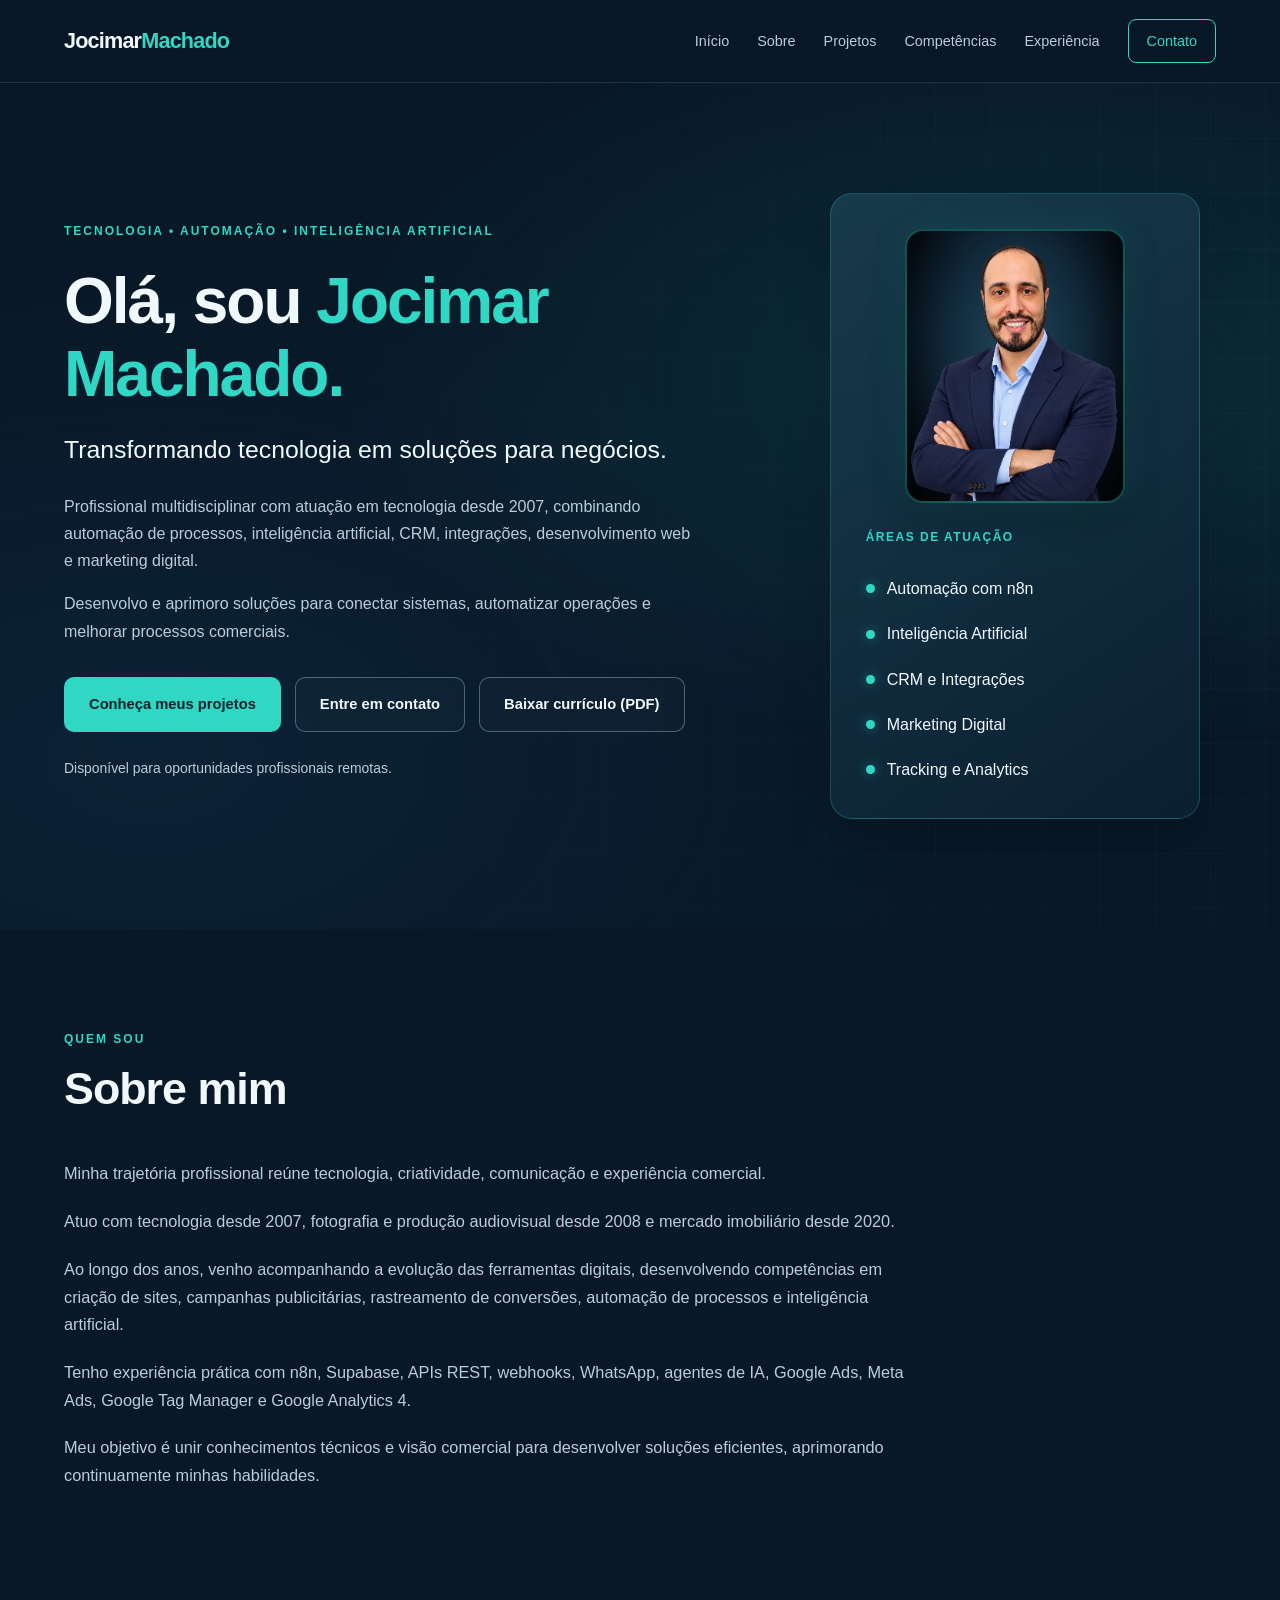
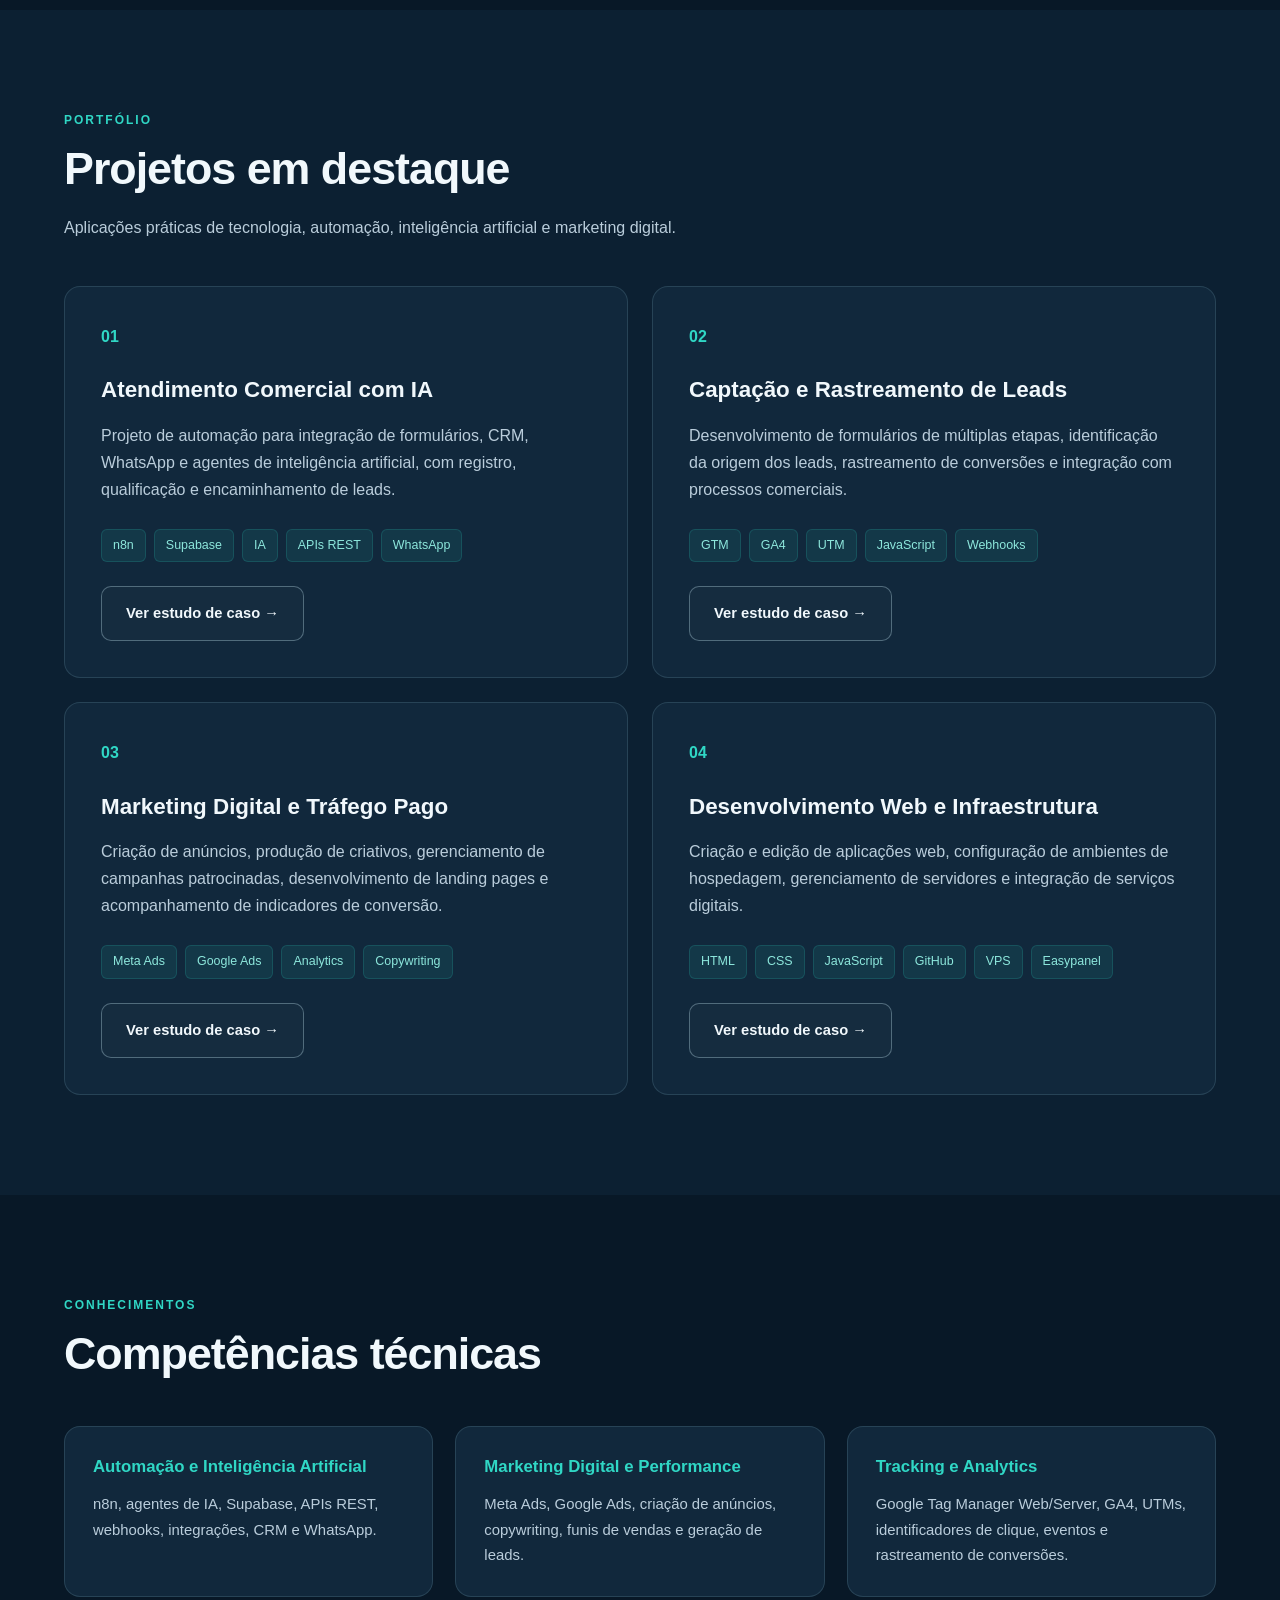
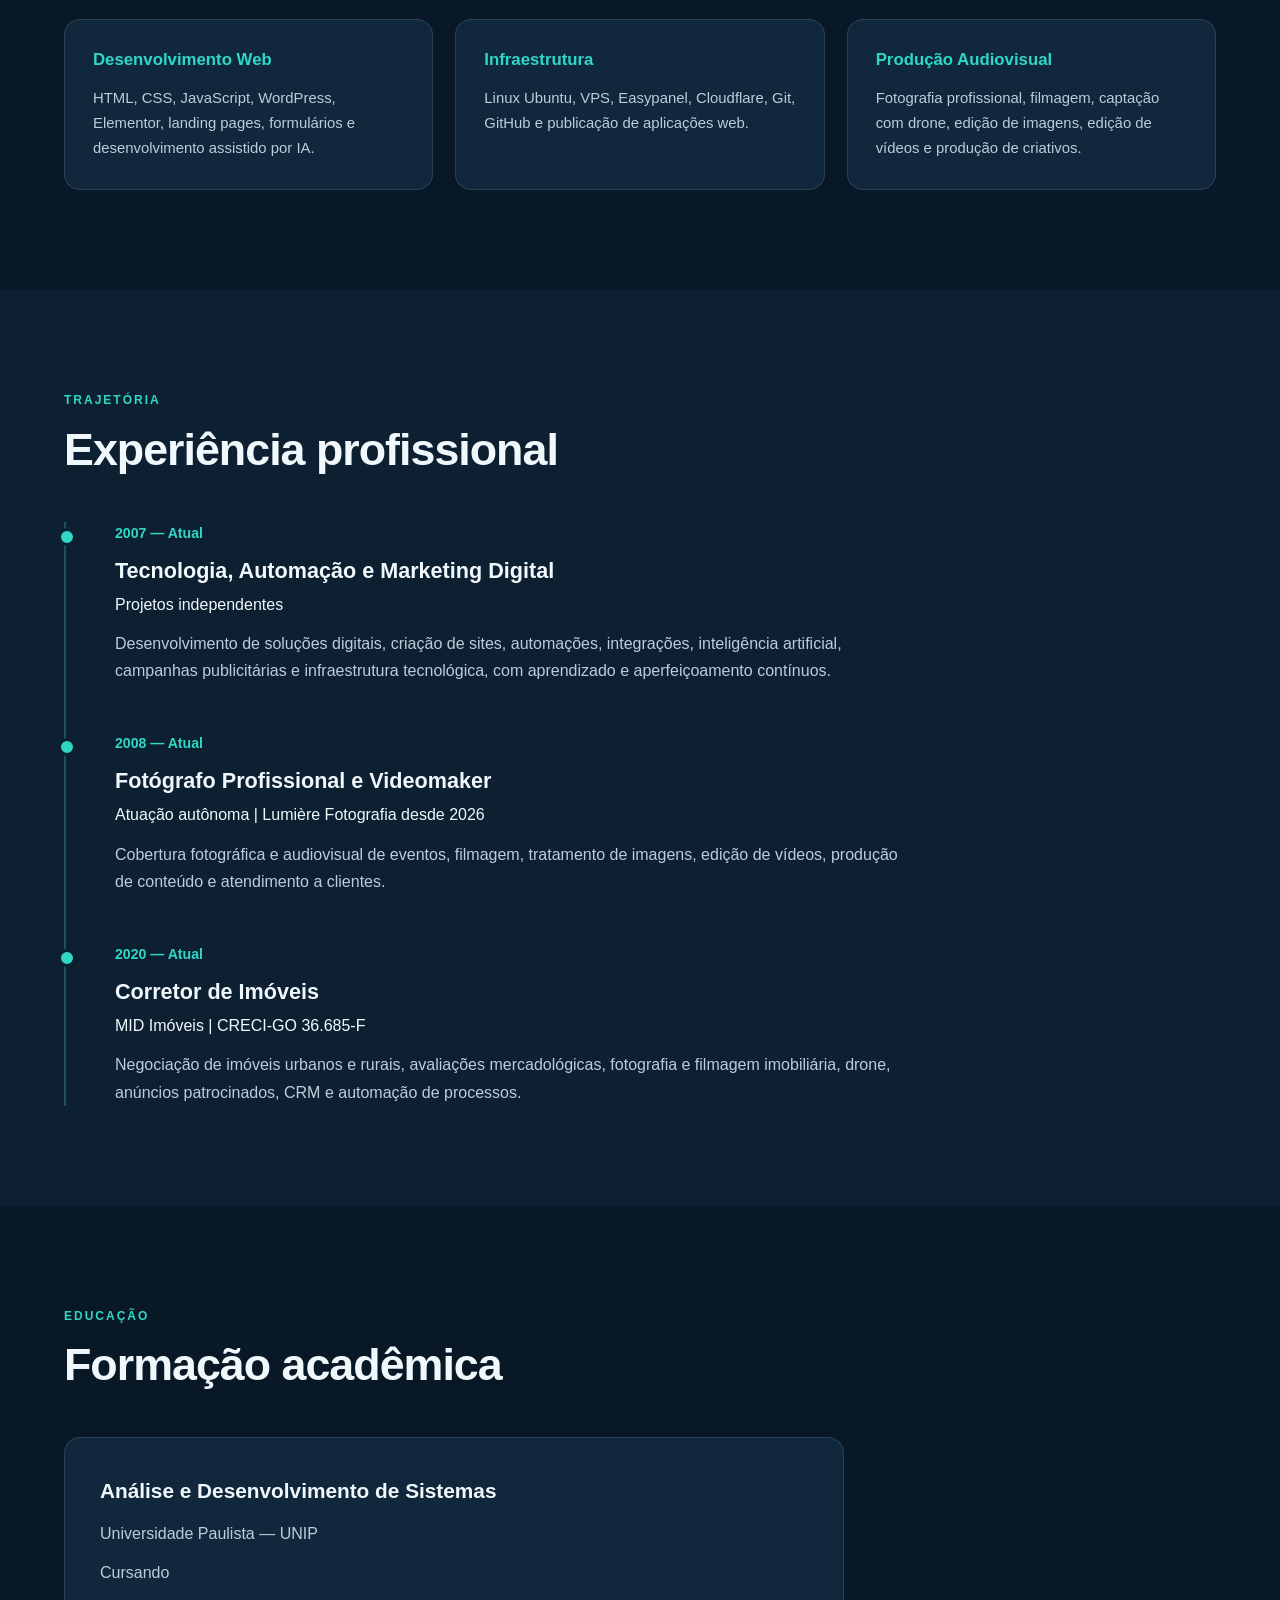
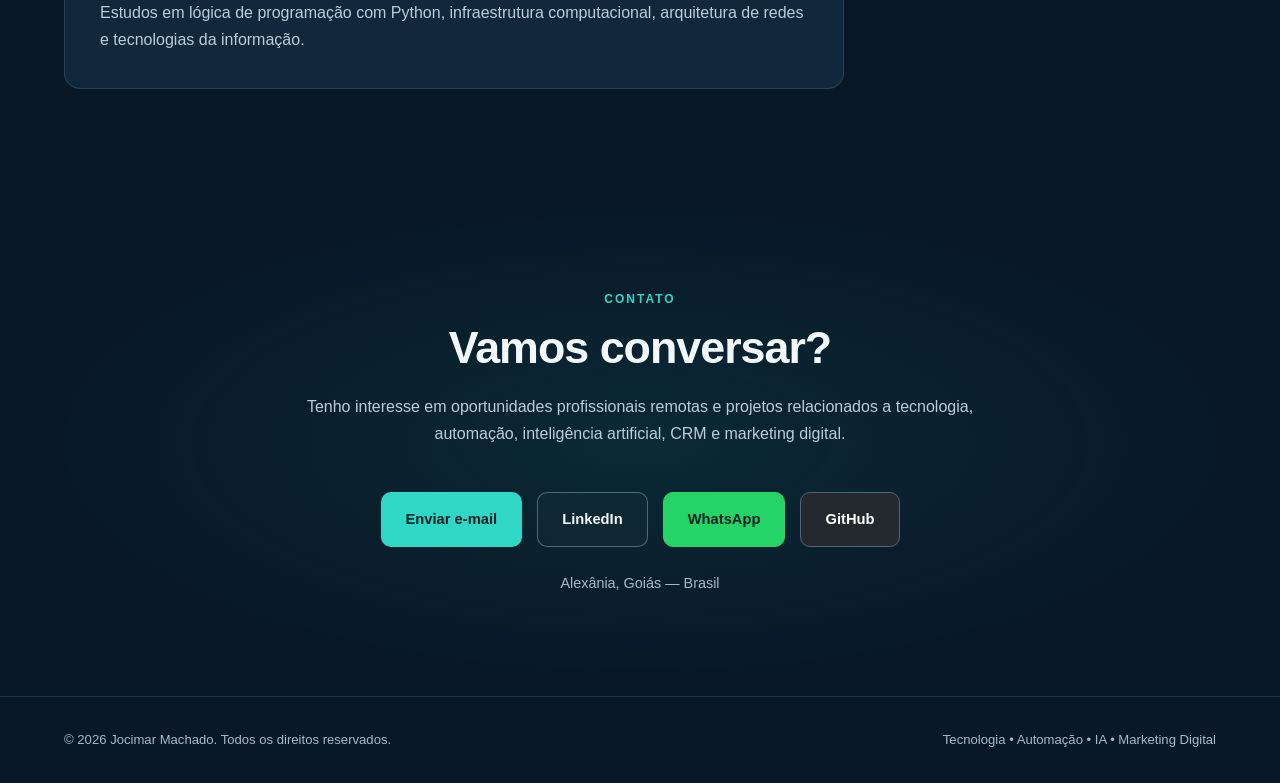
<file: index.html>
<!DOCTYPE html>
<html lang="pt-BR">

<head>
    <meta charset="UTF-8">
    <meta name="viewport" content="width=device-width, initial-scale=1.0">

    <title>Jocimar Machado | Tecnologia, Automação e IA</title>

    <meta name="description"
        content="Portfólio profissional de Jocimar Machado. Tecnologia, automação com n8n, inteligência artificial, CRM, integrações, desenvolvimento web e marketing digital.">

    <meta name="author" content="Jocimar Machado">
    <meta name="theme-color" content="#081827">
    
<!-- OPEN GRAPH - LINKEDIN, FACEBOOK E WHATSAPP -->

<meta property="og:type" content="website">
<meta property="og:locale" content="pt_BR">
<meta property="og:site_name" content="Portfólio | Jocimar Machado">

<meta property="og:title"
      content="Jocimar Machado | Tecnologia, Automação e IA">

<meta property="og:description"
      content="Conheça meus projetos de automação com n8n, agentes de inteligência artificial, integrações, desenvolvimento web e marketing digital.">

<meta property="og:url"
      content="https://portfolio.jocimarmachado.com.br/">

<!-- IMAGEM DE COMPARTILHAMENTO -->

<meta property="og:image"
      content="https://portfolio.jocimarmachado.com.br/assets/images/preview-linkedin-jocimar.jpg">

<meta property="og:image:secure_url"
      content="https://portfolio.jocimarmachado.com.br/assets/images/preview-linkedin-jocimar.jpg">

<meta property="og:image:type"
      content="image/jpeg">

<meta property="og:image:width" content="1200">
<meta property="og:image:height" content="630">

<meta property="og:image:alt"
      content="Jocimar Machado - Tecnologia, Automação e Inteligência Artificial">

<!-- TWITTER / X -->

<meta name="twitter:card" content="summary_large_image">

<meta name="twitter:title"
      content="Jocimar Machado | Tecnologia, Automação e IA">

<meta name="twitter:description"
      content="Portfólio profissional com projetos de automação, agentes de IA, integrações, desenvolvimento web e marketing digital.">

<meta name="twitter:image"
      content="https://portfolio.jocimarmachado.com.br/assets/images/preview-linkedin-jocimar.jpg">


    <link rel="stylesheet" href="assets/css/style.css">
    <script src="assets/js/main.js" defer></script>
</head>

<body>

    <a class="skip-link" href="#conteudo">Ir para o conteúdo</a>

    <!-- MENU PRINCIPAL -->
    <header class="header">
        <div class="container nav-container">

            <a href="#inicio" class="logo" aria-label="Jocimar Machado - Início">
                Jocimar<span>Machado</span>
            </a>

            <button class="menu-toggle" type="button" aria-label="Abrir menu" aria-expanded="false"
                aria-controls="menu-principal">
                <span></span>
                <span></span>
                <span></span>
            </button>

            <nav id="menu-principal" class="nav" aria-label="Menu principal">
                <a href="#inicio">Início</a>
                <a href="#sobre">Sobre</a>
                <a href="#projetos">Projetos</a>
                <a href="#competencias">Competências</a>
                <a href="#experiencia">Experiência</a>
                <a href="#contato" class="nav-contact">Contato</a>
            </nav>

        </div>
    </header>

    <main id="conteudo">

        <!-- APRESENTAÇÃO -->
        <section id="inicio" class="hero">
            <div class="container hero-content">

                <div class="hero-text">
                    <span class="eyebrow">
                        TECNOLOGIA • AUTOMAÇÃO • INTELIGÊNCIA ARTIFICIAL
                    </span>

                    <h1>
                        Olá, sou <span>Jocimar Machado.</span>
                    </h1>

                    <h2>
                        Transformando tecnologia em soluções para negócios.
                    </h2>

                    <p>
                        Profissional multidisciplinar com atuação em tecnologia
                        desde 2007, combinando automação de processos,
                        inteligência artificial, CRM, integrações,
                        desenvolvimento web e marketing digital.
                    </p>

                    <p>
                        Desenvolvo e aprimoro soluções para conectar sistemas,
                        automatizar operações e melhorar processos comerciais.
                    </p>

                    <div class="hero-buttons">
                        <a href="#projetos" class="btn btn-primary">
                            Conheça meus projetos
                        </a>

                        <a href="#contato" class="btn btn-secondary">
                            Entre em contato
                        </a>

                        <a href="assets/docs/curriculo-jocimar-machado.pdf" class="btn btn-secondary"
                            download="Curriculo_Jocimar_Machado.pdf">
                            Baixar currículo (PDF)
                        </a>
                    </div>

                    <p class="availability">
                        Disponível para oportunidades profissionais remotas.
                    </p>
                </div>

                <div class="hero-visual">
                    <div class="tech-card">
                        <img src="assets/images/perfil-jocimar.png" alt="Jocimar Machado - Tecnologia, Automação e IA"
                            class="profile-photo" loading="eager" fetchpriority="high" decoding="async">
                        <span class="tech-card-label">ÁREAS DE ATUAÇÃO</span>
                        <ul>
                            <li>Automação com n8n</li>
                            <li>Inteligência Artificial</li>
                            <li>CRM e Integrações</li>
                            <li>Marketing Digital</li>
                            <li>Tracking e Analytics</li>
                        </ul>
                    </div>
                </div>

            </div>
        </section>

        <!-- SOBRE MIM -->
        <section id="sobre" class="section">
            <div class="container">

                <div class="section-heading">
                    <span class="section-label">QUEM SOU</span>
                    <h2>Sobre mim</h2>
                </div>

                <div class="about-content">
                    <p>
                        Minha trajetória profissional reúne tecnologia,
                        criatividade, comunicação e experiência comercial.
                    </p>

                    <p>
                        Atuo com tecnologia desde 2007, fotografia e produção
                        audiovisual desde 2008 e mercado imobiliário desde 2020.
                    </p>

                    <p>
                        Ao longo dos anos, venho acompanhando a evolução das
                        ferramentas digitais, desenvolvendo competências em
                        criação de sites, campanhas publicitárias, rastreamento
                        de conversões, automação de processos e inteligência
                        artificial.
                    </p>

                    <p>
                        Tenho experiência prática com n8n, Supabase, APIs REST,
                        webhooks, WhatsApp, agentes de IA, Google Ads, Meta Ads,
                        Google Tag Manager e Google Analytics 4.
                    </p>

                    <p>
                        Meu objetivo é unir conhecimentos técnicos e visão
                        comercial para desenvolver soluções eficientes,
                        aprimorando continuamente minhas habilidades.
                    </p>
                </div>

            </div>
        </section>

        <!-- PROJETOS -->
        <section id="projetos" class="section section-alt">
            <div class="container">

                <div class="section-heading">
                    <span class="section-label">PORTFÓLIO</span>
                    <h2>Projetos em destaque</h2>

                    <p>
                        Aplicações práticas de tecnologia, automação,
                        inteligência artificial e marketing digital.
                    </p>
                </div>

                <div class="projects-grid">

                    <article class="project-card">
                        <span class="project-number">01</span>

                        <h3>Atendimento Comercial com IA</h3>

                        <p>
                            Projeto de automação para integração de formulários,
                            CRM, WhatsApp e agentes de inteligência artificial,
                            com registro, qualificação e encaminhamento de leads.
                        </p>

                        <div class="tags">
                            <span>n8n</span>
                            <span>Supabase</span>
                            <span>IA</span>
                            <span>APIs REST</span>
                            <span>WhatsApp</span>
                        </div>

                        <!-- ACESSAR ESTUDO DE CASO -->
                        <a href="projetos/atendimento-ia.html" class="btn btn-secondary project-card-link">
                            Ver estudo de caso →
                        </a>

                    </article>

                    <article class="project-card">
                        <span class="project-number">02</span>

                        <h3>Captação e Rastreamento de Leads</h3>

                        <p>
                            Desenvolvimento de formulários de múltiplas etapas,
                            identificação da origem dos leads, rastreamento de
                            conversões e integração com processos comerciais.
                        </p>

                        <div class="tags">
                            <span>GTM</span>
                            <span>GA4</span>
                            <span>UTM</span>
                            <span>JavaScript</span>
                            <span>Webhooks</span>
                        </div>

                        <a href="projetos/captacao-leads.html" class="btn btn-secondary project-card-link">
                            Ver estudo de caso →
                        </a>
                    </article>
                    <article class="project-card">
                        <span class="project-number">03</span>

                        <h3>Marketing Digital e Tráfego Pago</h3>

                        <p>
                            Criação de anúncios, produção de criativos,
                            gerenciamento de campanhas patrocinadas,
                            desenvolvimento de landing pages e acompanhamento
                            de indicadores de conversão.
                        </p>

                        <div class="tags">
                            <span>Meta Ads</span>
                            <span>Google Ads</span>
                            <span>Analytics</span>
                            <span>Copywriting</span>
                        </div>

                        <a href="projetos/marketing-digital.html" class="btn btn-secondary project-card-link">
                            Ver estudo de caso →
                        </a>

                    </article>

                    <article class="project-card">
                        <span class="project-number">04</span>

                        <h3>Desenvolvimento Web e Infraestrutura</h3>

                        <p>
                            Criação e edição de aplicações web, configuração
                            de ambientes de hospedagem, gerenciamento de
                            servidores e integração de serviços digitais.
                        </p>

                        <div class="tags">
                            <span>HTML</span>
                            <span>CSS</span>
                            <span>JavaScript</span>
                            <span>GitHub</span>
                            <span>VPS</span>
                            <span>Easypanel</span>
                        </div>
                        <a href="projetos/desenvolvimento-web.html" class="btn btn-secondary project-card-link">
                            Ver estudo de caso →
                        </a>
                    </article>

                </div>
            </div>
        </section>

        <!-- COMPETÊNCIAS -->
        <section id="competencias" class="section">
            <div class="container">

                <div class="section-heading">
                    <span class="section-label">CONHECIMENTOS</span>
                    <h2>Competências técnicas</h2>
                </div>

                <div class="skills-grid">

                    <div class="skill-group">
                        <h3>Automação e Inteligência Artificial</h3>
                        <p>
                            n8n, agentes de IA, Supabase, APIs REST,
                            webhooks, integrações, CRM e WhatsApp.
                        </p>
                    </div>

                    <div class="skill-group">
                        <h3>Marketing Digital e Performance</h3>
                        <p>
                            Meta Ads, Google Ads, criação de anúncios,
                            copywriting, funis de vendas e geração de leads.
                        </p>
                    </div>

                    <div class="skill-group">
                        <h3>Tracking e Analytics</h3>
                        <p>
                            Google Tag Manager Web/Server, GA4,
                            UTMs, identificadores de clique,
                            eventos e rastreamento de conversões.
                        </p>
                    </div>

                    <div class="skill-group">
                        <h3>Desenvolvimento Web</h3>
                        <p>
                            HTML, CSS, JavaScript, WordPress,
                            Elementor, landing pages, formulários
                            e desenvolvimento assistido por IA.
                        </p>
                    </div>

                    <div class="skill-group">
                        <h3>Infraestrutura</h3>
                        <p>
                            Linux Ubuntu, VPS, Easypanel,
                            Cloudflare, Git, GitHub
                            e publicação de aplicações web.
                        </p>
                    </div>

                    <div class="skill-group">
                        <h3>Produção Audiovisual</h3>
                        <p>
                            Fotografia profissional, filmagem,
                            captação com drone, edição de imagens,
                            edição de vídeos e produção de criativos.
                        </p>
                    </div>

                </div>
            </div>
        </section>

        <!-- EXPERIÊNCIA PROFISSIONAL -->
        <section id="experiencia" class="section section-alt">
            <div class="container">

                <div class="section-heading">
                    <span class="section-label">TRAJETÓRIA</span>
                    <h2>Experiência profissional</h2>
                </div>

                <div class="timeline">

                    <article class="timeline-item">
                        <span class="timeline-year">2007 — Atual</span>

                        <h3>Tecnologia, Automação e Marketing Digital</h3>
                        <p class="timeline-company">Projetos independentes</p>

                        <p>
                            Desenvolvimento de soluções digitais,
                            criação de sites, automações, integrações,
                            inteligência artificial, campanhas publicitárias
                            e infraestrutura tecnológica, com aprendizado
                            e aperfeiçoamento contínuos.
                        </p>
                    </article>

                    <article class="timeline-item">
                        <span class="timeline-year">2008 — Atual</span>

                        <h3>Fotógrafo Profissional e Videomaker</h3>
                        <p class="timeline-company">
                            Atuação autônoma | Lumière Fotografia desde 2026
                        </p>

                        <p>
                            Cobertura fotográfica e audiovisual de eventos,
                            filmagem, tratamento de imagens, edição de vídeos,
                            produção de conteúdo e atendimento a clientes.
                        </p>
                    </article>

                    <article class="timeline-item">
                        <span class="timeline-year">2020 — Atual</span>

                        <h3>Corretor de Imóveis</h3>
                        <p class="timeline-company">
                            MID Imóveis | CRECI-GO 36.685-F
                        </p>

                        <p>
                            Negociação de imóveis urbanos e rurais,
                            avaliações mercadológicas, fotografia e
                            filmagem imobiliária, drone, anúncios
                            patrocinados, CRM e automação de processos.
                        </p>
                    </article>

                </div>
            </div>
        </section>

        <!-- FORMAÇÃO -->
        <section id="formacao" class="section">
            <div class="container">

                <div class="section-heading">
                    <span class="section-label">EDUCAÇÃO</span>
                    <h2>Formação acadêmica</h2>
                </div>

                <div class="education-card">
                    <h3>Análise e Desenvolvimento de Sistemas</h3>

                    <p>Universidade Paulista — UNIP</p>

                    <p>
                        Cursando
                    </p>

                    <p>
                        Estudos em lógica de programação com Python,
                        infraestrutura computacional, arquitetura
                        de redes e tecnologias da informação.
                    </p>
                </div>

            </div>
        </section>

        <!-- CONTATO -->
        <section id="contato" class="section contact-section">
            <div class="container">

                <div class="section-heading">
                    <span class="section-label">CONTATO</span>
                    <h2>Vamos conversar?</h2>

                    <p>
                        Tenho interesse em oportunidades profissionais
                        remotas e projetos relacionados a tecnologia,
                        automação, inteligência artificial, CRM
                        e marketing digital.
                    </p>
                </div>


                <div class="contact-buttons">

                    <!-- E-MAIL -->
                    <a href="mailto:jocimarmachadomkt@gmail.com" class="btn btn-primary">
                        Enviar e-mail
                    </a>

                    <!-- LINKEDIN -->
                    <a href="https://www.linkedin.com/in/jocimar-machado-482147237" target="_blank"
                        rel="noopener noreferrer" class="btn btn-secondary">
                        LinkedIn
                    </a>

                    <!-- WHATSAPP -->

                    <a href="https://wa.me/5562992520345" target="_blank" rel="noopener noreferrer"
                        class="btn btn-whatsapp">
                        WhatsApp
                    </a>

                    <!-- GITHUB -->
                    <a href="https://github.com/jocimarmachado-dotcom" target="_blank" rel="noopener noreferrer"
                        class="btn btn-github">
                        GitHub
                    </a>


                </div>


                <p class="contact-location">
                    Alexânia, Goiás — Brasil
                </p>

            </div>
        </section>

    </main>

    <!-- RODAPÉ -->
    <footer class="footer">
        <div class="container footer-content">

            <p>
                © <span id="current-year">2026</span>
                Jocimar Machado. Todos os direitos reservados.
            </p>

            <p>
                Tecnologia • Automação • IA • Marketing Digital
            </p>

        </div>
    </footer>

</body>

</html>
</file>
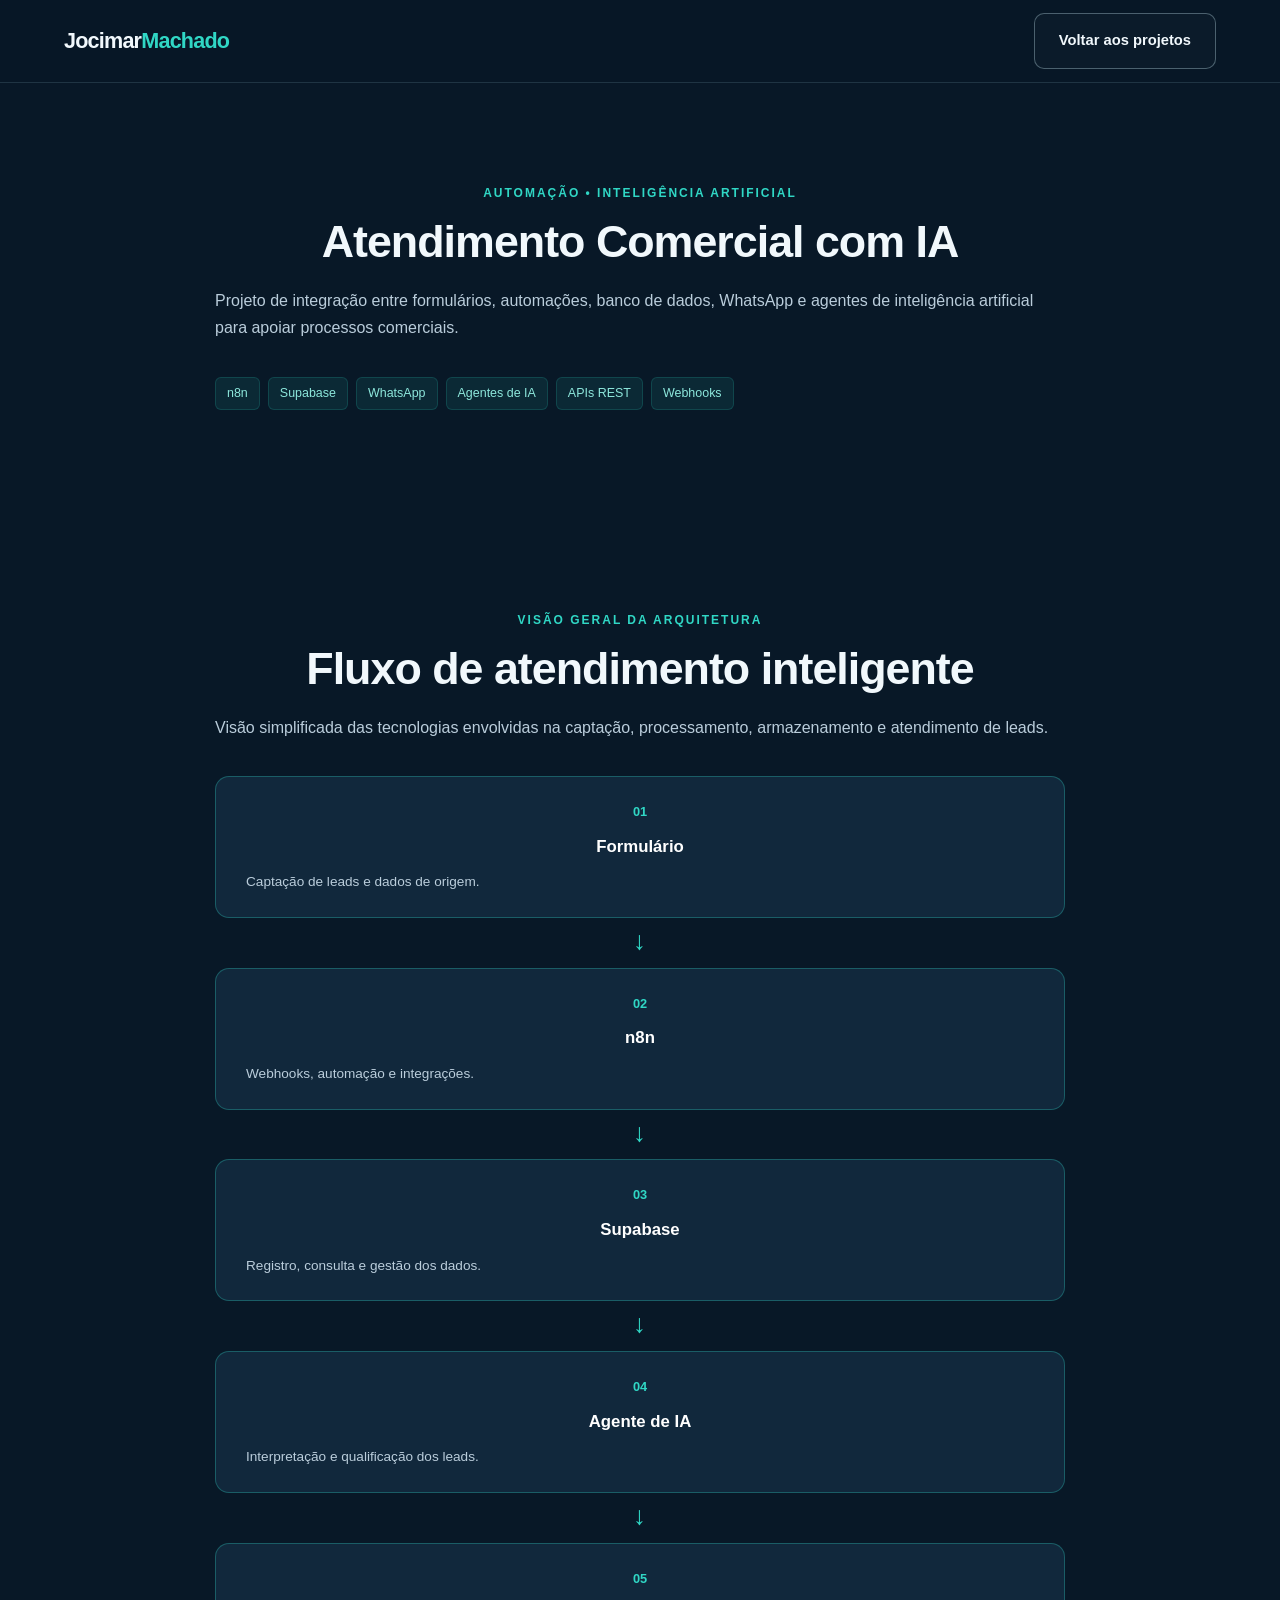
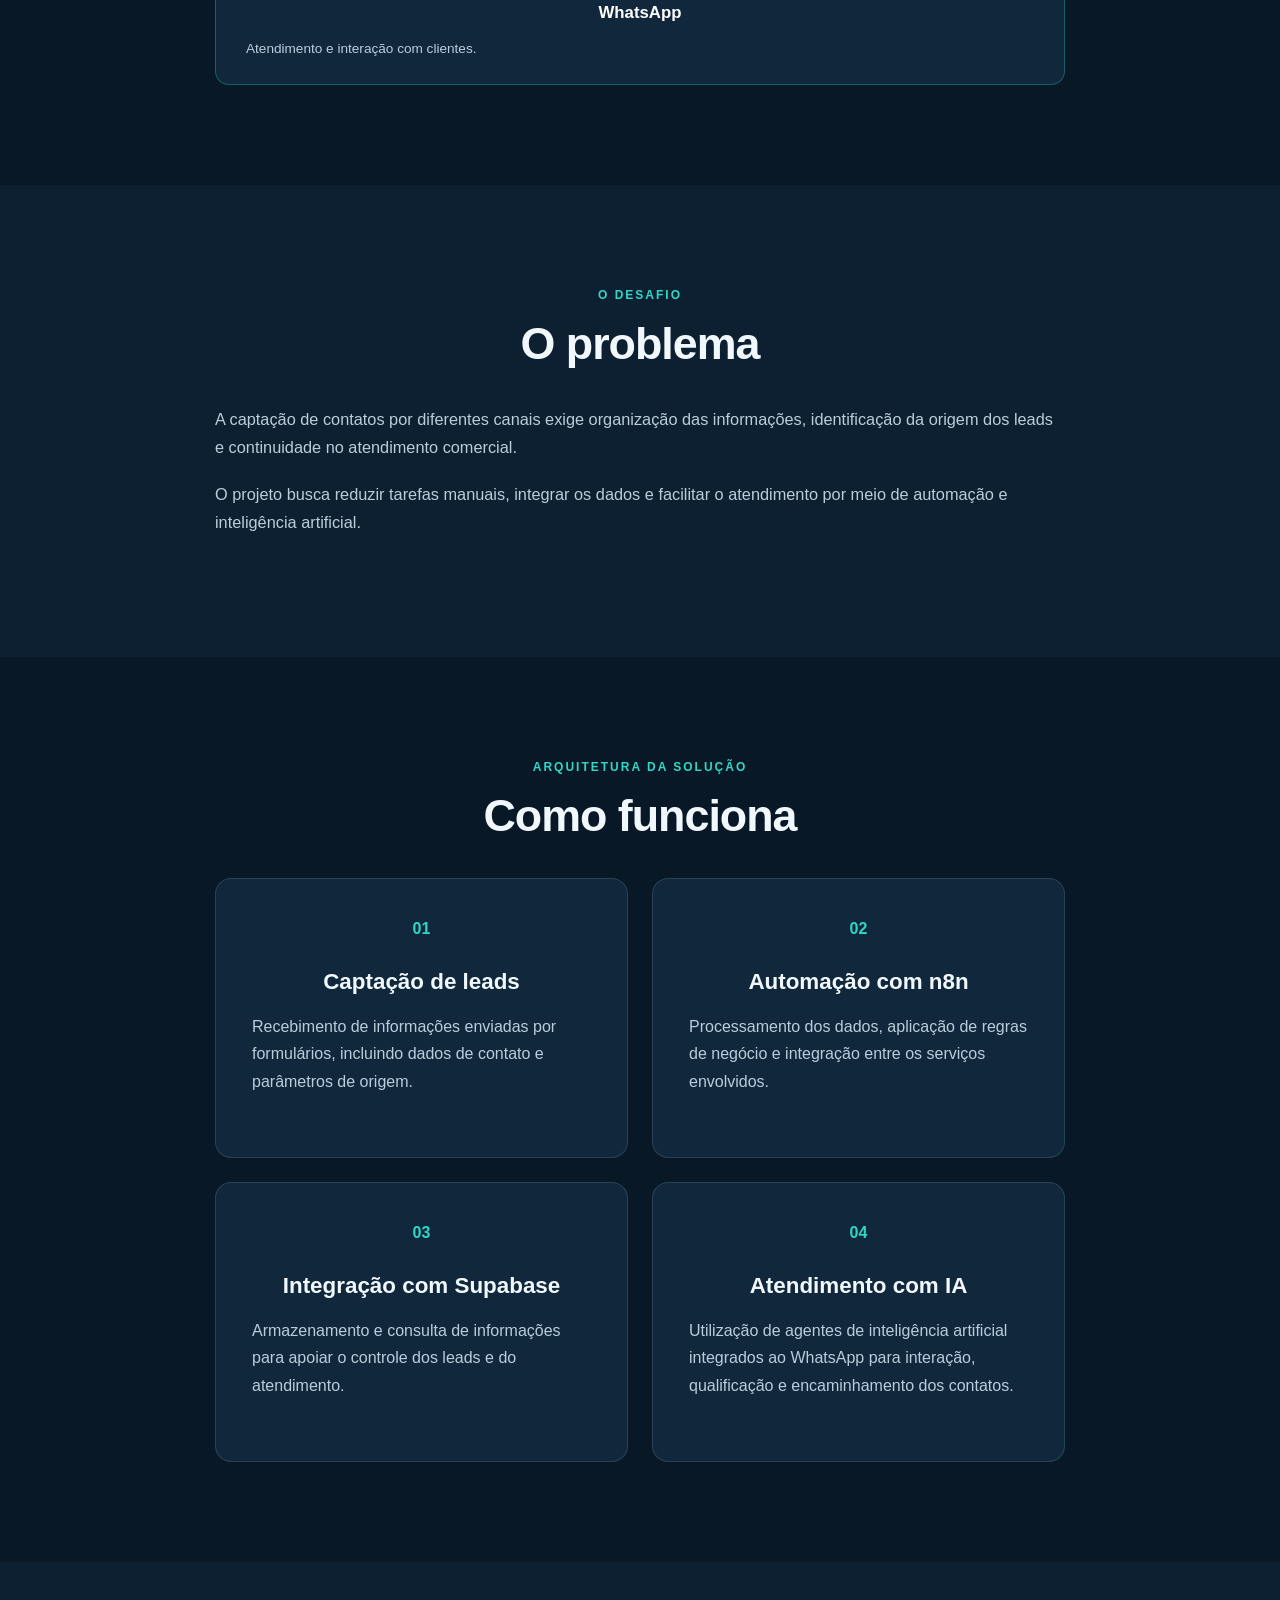
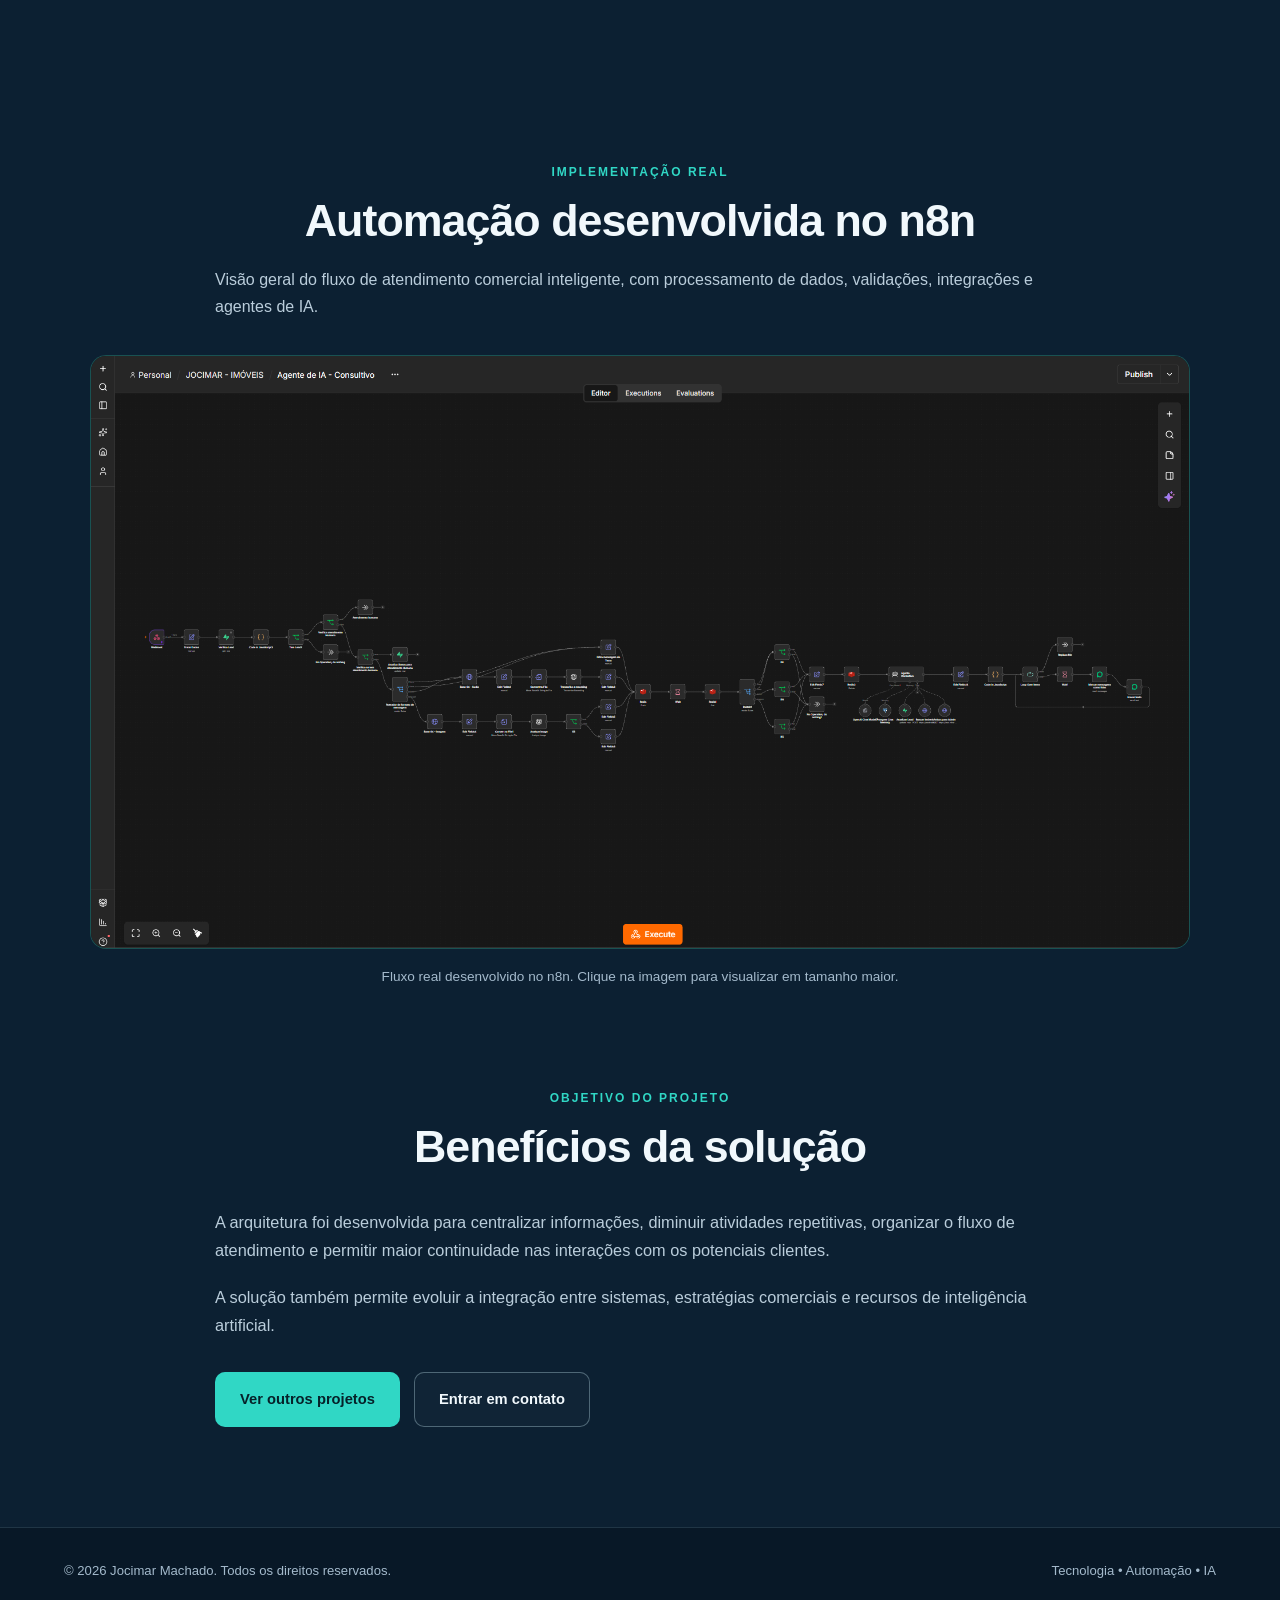
<file: projetos/atendimento-ia.html>
<!DOCTYPE html>
<html lang="pt-BR">

<head>
    <meta charset="UTF-8">
    <meta name="viewport" content="width=device-width, initial-scale=1.0">

    <title>Automação com IA | Jocimar Machado</title>

    <meta name="description"
        content="Estudo de caso sobre automação comercial com n8n, Supabase, WhatsApp e agentes de inteligência artificial.">

    <link rel="stylesheet" href="../assets/css/style.css">
</head>

<body>

    <header class="header">
        <div class="container nav-container">

            <a href="../index.html" class="logo">
                Jocimar<span>Machado</span>
            </a>

            <a href="../index.html#projetos" class="btn btn-secondary">
                Voltar aos projetos
            </a>

        </div>
    </header>

    <main>

        <section class="section project-intro">

            <div class="container">

                <div class="section-heading">

                    <span class="section-label">
                        AUTOMAÇÃO • INTELIGÊNCIA ARTIFICIAL
                    </span>

                    <h2>
                        Atendimento Comercial com IA
                    </h2>

                    <p>
                        Projeto de integração entre formulários,
                        automações, banco de dados, WhatsApp
                        e agentes de inteligência artificial
                        para apoiar processos comerciais.
                    </p>

                </div>

                <div class="tags">
                    <span>n8n</span>
                    <span>Supabase</span>
                    <span>WhatsApp</span>
                    <span>Agentes de IA</span>
                    <span>APIs REST</span>
                    <span>Webhooks</span>
                </div>

            </div>

        </section>

        <!-- DIAGRAMA DA ARQUITETURA -->
        <section class="section architecture-section">
            <div class="container">

                <div class="section-heading">
                    <span class="section-label">VISÃO GERAL DA ARQUITETURA</span>
                    <h2>Fluxo de atendimento inteligente</h2>
                    <p>
                        Visão simplificada das tecnologias envolvidas na captação,
                        processamento, armazenamento e atendimento de leads.
                    </p>
                </div>

                <div class="architecture-flow">
                    <div class="architecture-step">
                        <span class="architecture-number">01</span>
                        <h3>Formulário</h3>
                        <p>Captação de leads e dados de origem.</p>
                    </div>

                    <span class="architecture-arrow" aria-hidden="true">→</span>

                    <div class="architecture-step">
                        <span class="architecture-number">02</span>
                        <h3>n8n</h3>
                        <p>Webhooks, automação e integrações.</p>
                    </div>

                    <span class="architecture-arrow" aria-hidden="true">→</span>

                    <div class="architecture-step">
                        <span class="architecture-number">03</span>
                        <h3>Supabase</h3>
                        <p>Registro, consulta e gestão dos dados.</p>
                    </div>

                    <span class="architecture-arrow" aria-hidden="true">→</span>

                    <div class="architecture-step">
                        <span class="architecture-number">04</span>
                        <h3>Agente de IA</h3>
                        <p>Interpretação e qualificação dos leads.</p>
                    </div>

                    <span class="architecture-arrow" aria-hidden="true">→</span>

                    <div class="architecture-step">
                        <span class="architecture-number">05</span>
                        <h3>WhatsApp</h3>
                        <p>Atendimento e interação com clientes.</p>
                    </div>
                </div>

            </div>
        </section>

        <!-- O PROBLEMA -->
        <section class="section section-alt project-problem">
            <div class="container">
                <div class="section-heading">
                    <span class="section-label">O DESAFIO</span>
                    <h2>O problema</h2>
                </div>

                <div class="about-content">
                    <p>
                        A captação de contatos por diferentes canais exige
                        organização das informações, identificação da origem
                        dos leads e continuidade no atendimento comercial.
                    </p>
                    <p>
                        O projeto busca reduzir tarefas manuais, integrar
                        os dados e facilitar o atendimento por meio de
                        automação e inteligência artificial.
                    </p>
                </div>
            </div>
        </section>

        <section class="section project-process">

            <div class="container">

                <div class="section-heading">
                    <span class="section-label">
                        ARQUITETURA DA SOLUÇÃO
                    </span>

                    <h2>Como funciona</h2>
                </div>

                <div class="projects-grid">

                    <article class="project-card">
                        <span class="project-number">01</span>
                        <h3>Captação de leads</h3>
                        <p>
                            Recebimento de informações enviadas
                            por formulários, incluindo dados
                            de contato e parâmetros de origem.
                        </p>
                    </article>

                    <article class="project-card">
                        <span class="project-number">02</span>
                        <h3>Automação com n8n</h3>
                        <p>
                            Processamento dos dados, aplicação
                            de regras de negócio e integração
                            entre os serviços envolvidos.
                        </p>
                    </article>

                    <article class="project-card">
                        <span class="project-number">03</span>
                        <h3>Integração com Supabase</h3>
                        <p>
                            Armazenamento e consulta de
                            informações para apoiar o controle
                            dos leads e do atendimento.
                        </p>
                    </article>

                    <article class="project-card">
                        <span class="project-number">04</span>
                        <h3>Atendimento com IA</h3>
                        <p>
                            Utilização de agentes de inteligência
                            artificial integrados ao WhatsApp
                            para interação, qualificação
                            e encaminhamento dos contatos.
                        </p>
                    </article>

                </div>

            </div>

        </section>

        <section class="section section-alt project-benefits">

<!-- DEMONSTRAÇÃO REAL DO PROJETO -->

<section class="section project-demo">
    <div class="container">

        <div class="section-heading">
            <span class="section-label">
                IMPLEMENTAÇÃO REAL
            </span>

            <h2>Automação desenvolvida no n8n</h2>

            <p>
                Visão geral do fluxo de atendimento comercial
                inteligente, com processamento de dados,
                validações, integrações e agentes de IA.
            </p>
        </div>

        <figure class="workflow-figure">

            <a
                href="../assets/images/fluxo-n8n-visao-geral.png"
                target="_blank"
                rel="noopener noreferrer"
                aria-label="Ampliar imagem do fluxo n8n">

                <img
                    src="../assets/images/fluxo-n8n-visao-geral.png"
                    alt="Visão geral do fluxo de automação comercial com agente de IA no n8n"
                    loading="lazy">
            </a>

            <figcaption>
                Fluxo real desenvolvido no n8n.
                Clique na imagem para visualizar em tamanho maior.
            </figcaption>

        </figure>

    </div>
    
</section>

            <div class="container">

                <div class="section-heading">

                    <span class="section-label">
                        OBJETIVO DO PROJETO
                    </span>

                    <h2>Benefícios da solução</h2>

                </div>

                <div class="about-content">

                    <p>
                        A arquitetura foi desenvolvida para
                        centralizar informações, diminuir
                        atividades repetitivas, organizar
                        o fluxo de atendimento e permitir
                        maior continuidade nas interações
                        com os potenciais clientes.
                    </p>

                    <p>
                        A solução também permite evoluir
                        a integração entre sistemas,
                        estratégias comerciais e recursos
                        de inteligência artificial.
                    </p>

                </div>

                <div class="hero-buttons">

                    <a href="../index.html#projetos" class="btn btn-primary">
                        Ver outros projetos
                    </a>

                    <a href="../index.html#contato" class="btn btn-secondary">
                        Entrar em contato
                    </a>

                </div>

            </div>

        </section>

    </main>

    <footer class="footer">

        <div class="container footer-content">
            <p>
                © 2026 Jocimar Machado.
                Todos os direitos reservados.
            </p>
            <p>
                Tecnologia • Automação • IA
            </p>
        </div>

    </footer>

<!-- LIGHTBOX - FLUXO DE AUTOMAÇÃO N8N -->

<script>
document.addEventListener("DOMContentLoaded", () => {

    // Localiza a imagem do fluxo no Projeto 01
    const trigger = document.querySelector(
        'a[href*="fluxo-n8n-visao-geral.png"]'
    );

    if (!trigger) return;

    // Cria o popup
    const lightbox = document.createElement("dialog");

    lightbox.className = "marketing-lightbox";

    lightbox.setAttribute(
        "aria-label",
        "Visualização ampliada do fluxo de automação"
    );

    // Estrutura interna
    lightbox.innerHTML = `
        <button
            type="button"
            class="marketing-lightbox-close"
            aria-label="Fechar imagem">
            &times;
        </button>

        <img
            class="marketing-lightbox-image"
            alt="Fluxo de automação e agente de IA desenvolvido no n8n">
    `;

    document.body.appendChild(lightbox);

    const image = lightbox.querySelector(
        ".marketing-lightbox-image"
    );

    const closeButton = lightbox.querySelector(
        ".marketing-lightbox-close"
    );

    // Abre a imagem dentro da página
    trigger.addEventListener("click", (event) => {

        event.preventDefault();

        image.src = trigger.href;

        lightbox.showModal();

    });

    // Fecha pelo botão X
    closeButton.addEventListener("click", () => {
        lightbox.close();
    });

    // Fecha clicando no fundo escuro
    lightbox.addEventListener("click", (event) => {

        if (event.target === lightbox) {
            lightbox.close();
        }

    });

    // A tecla ESC é suportada automaticamente
    // pelo elemento HTML dialog.

});
</script>

</body>

</html>
</file>
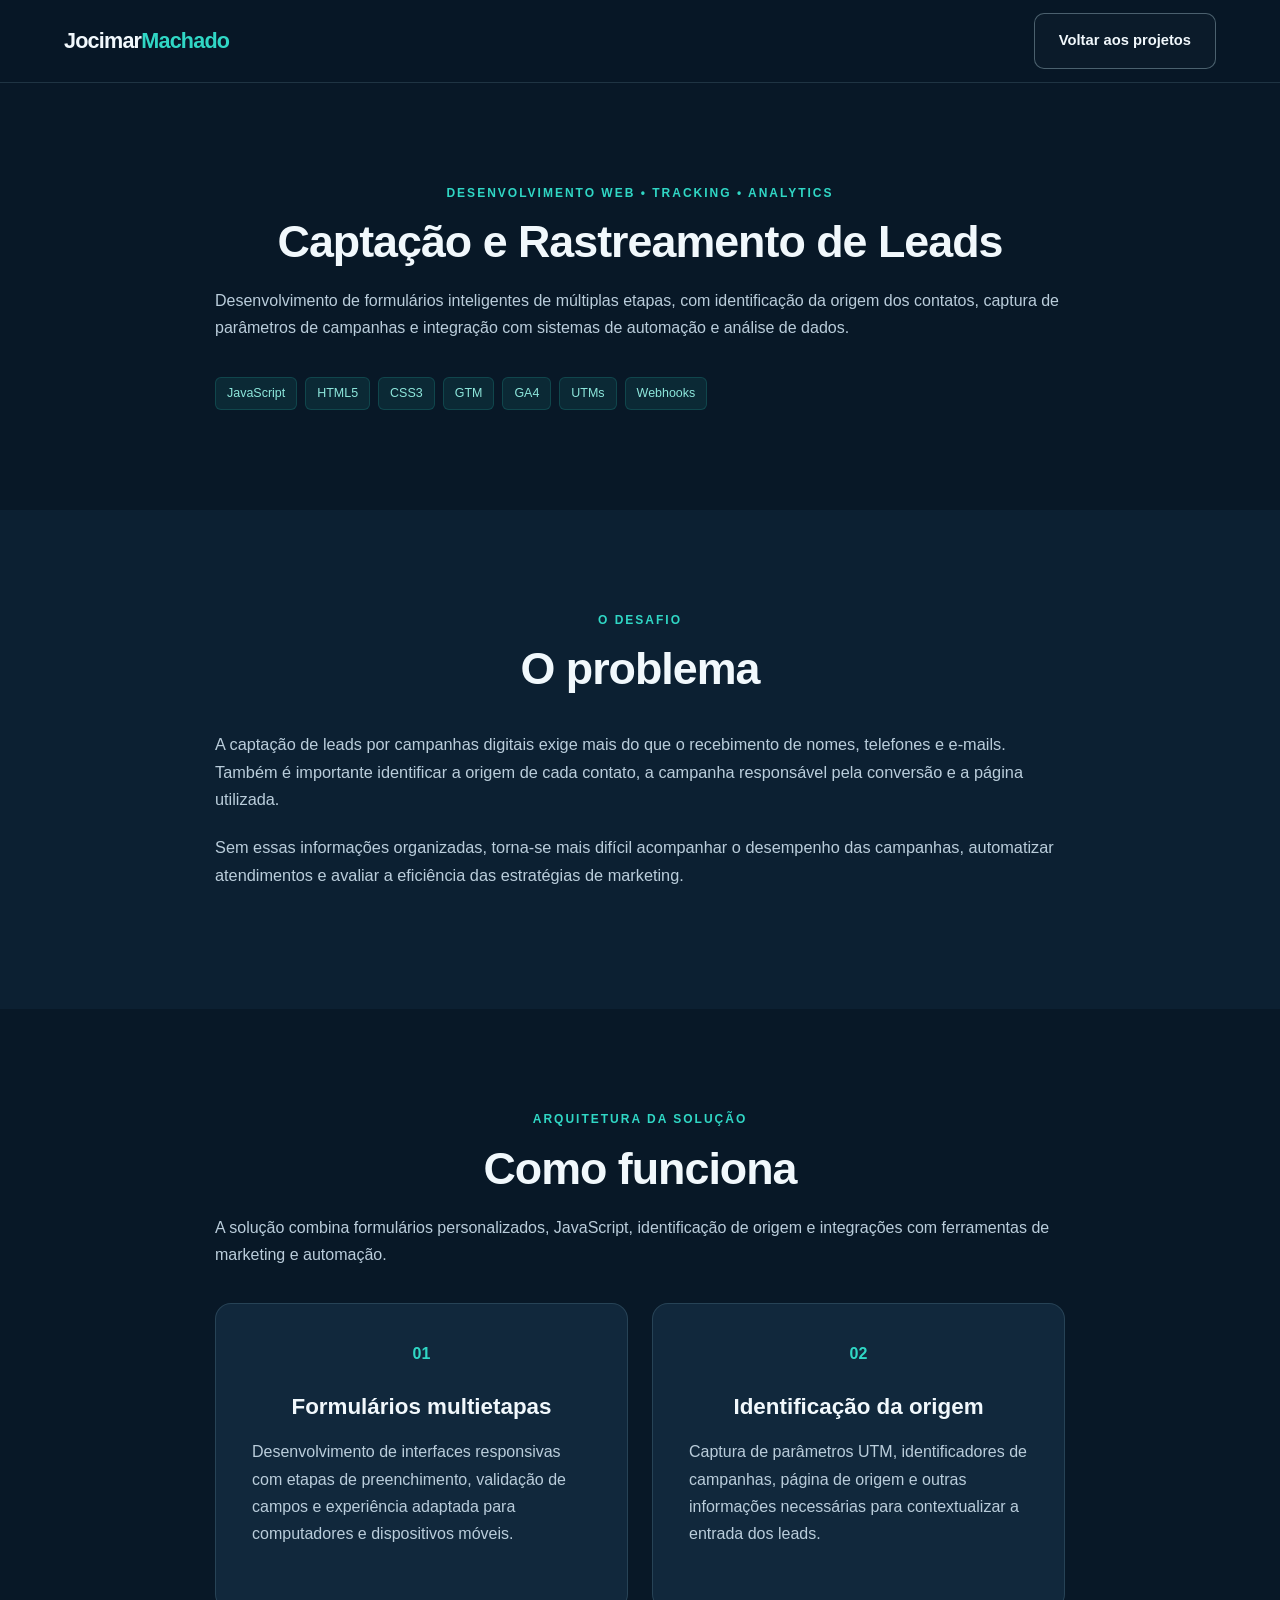
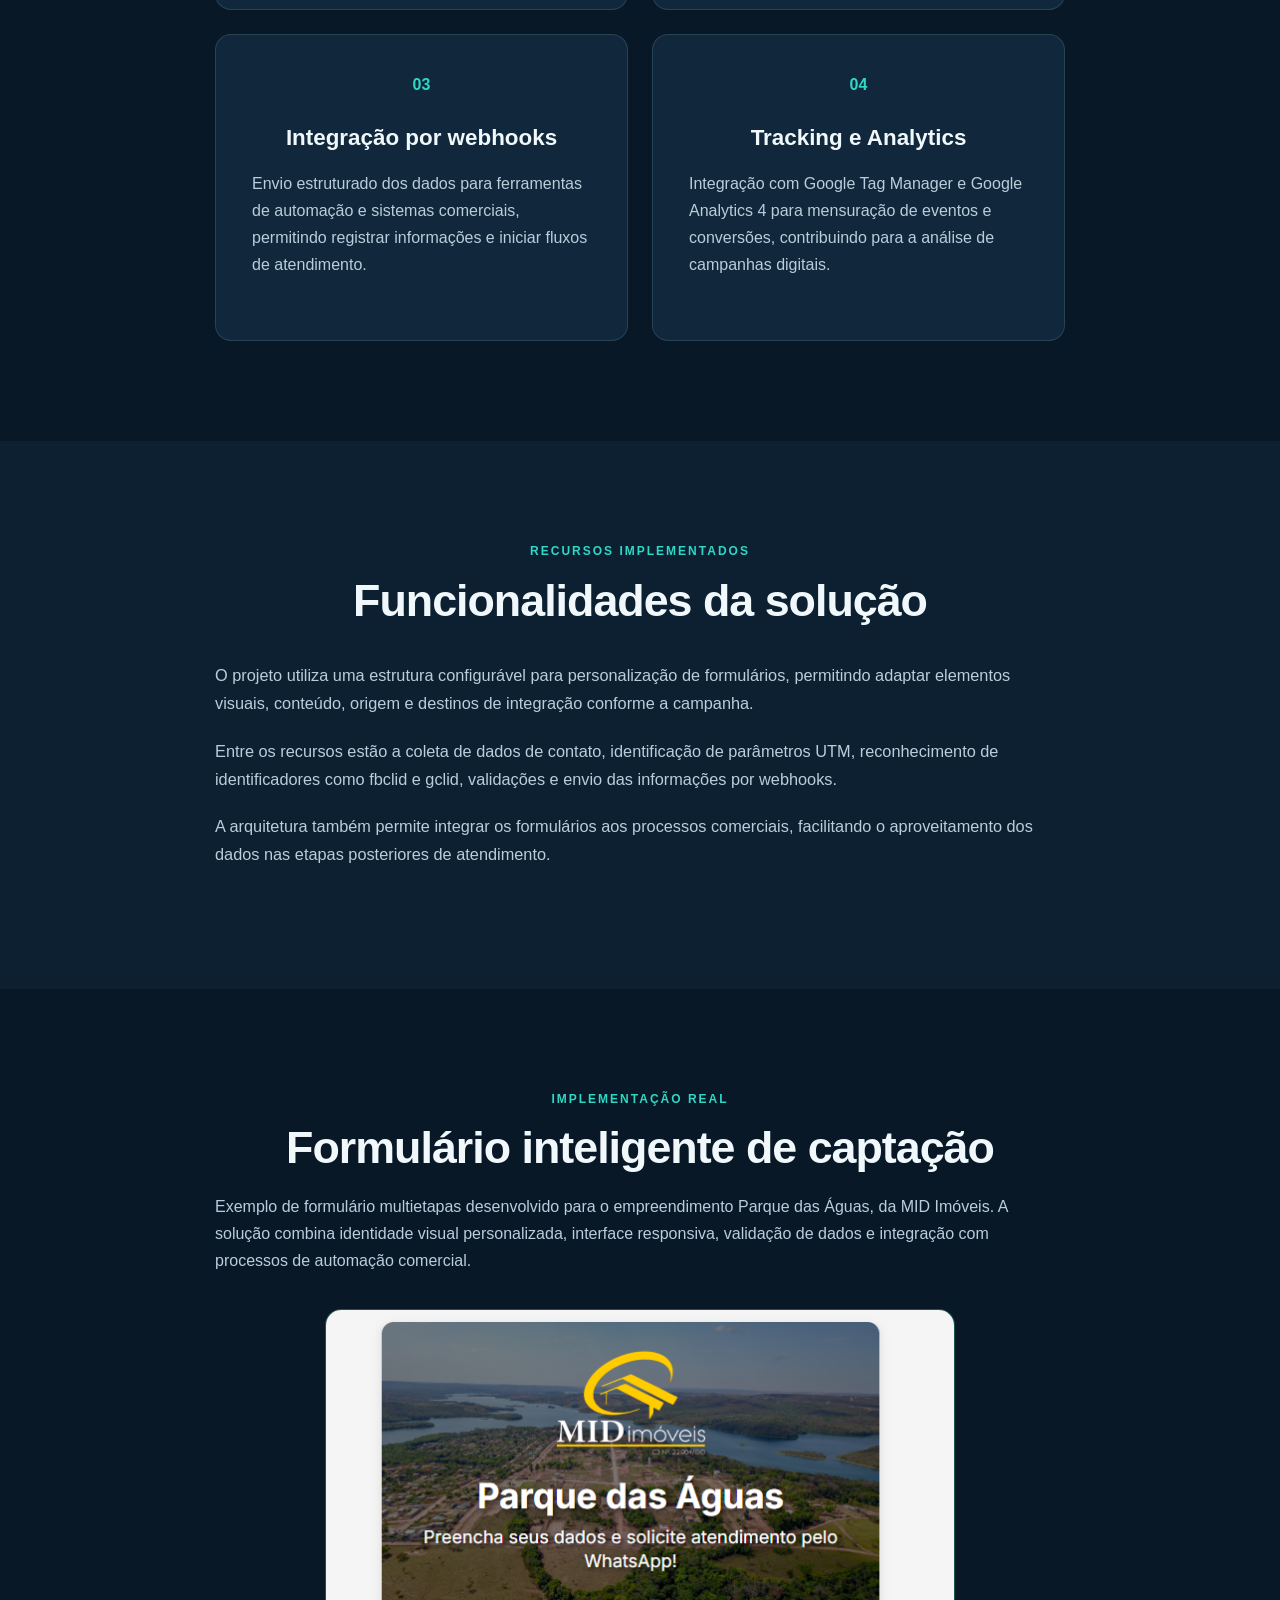
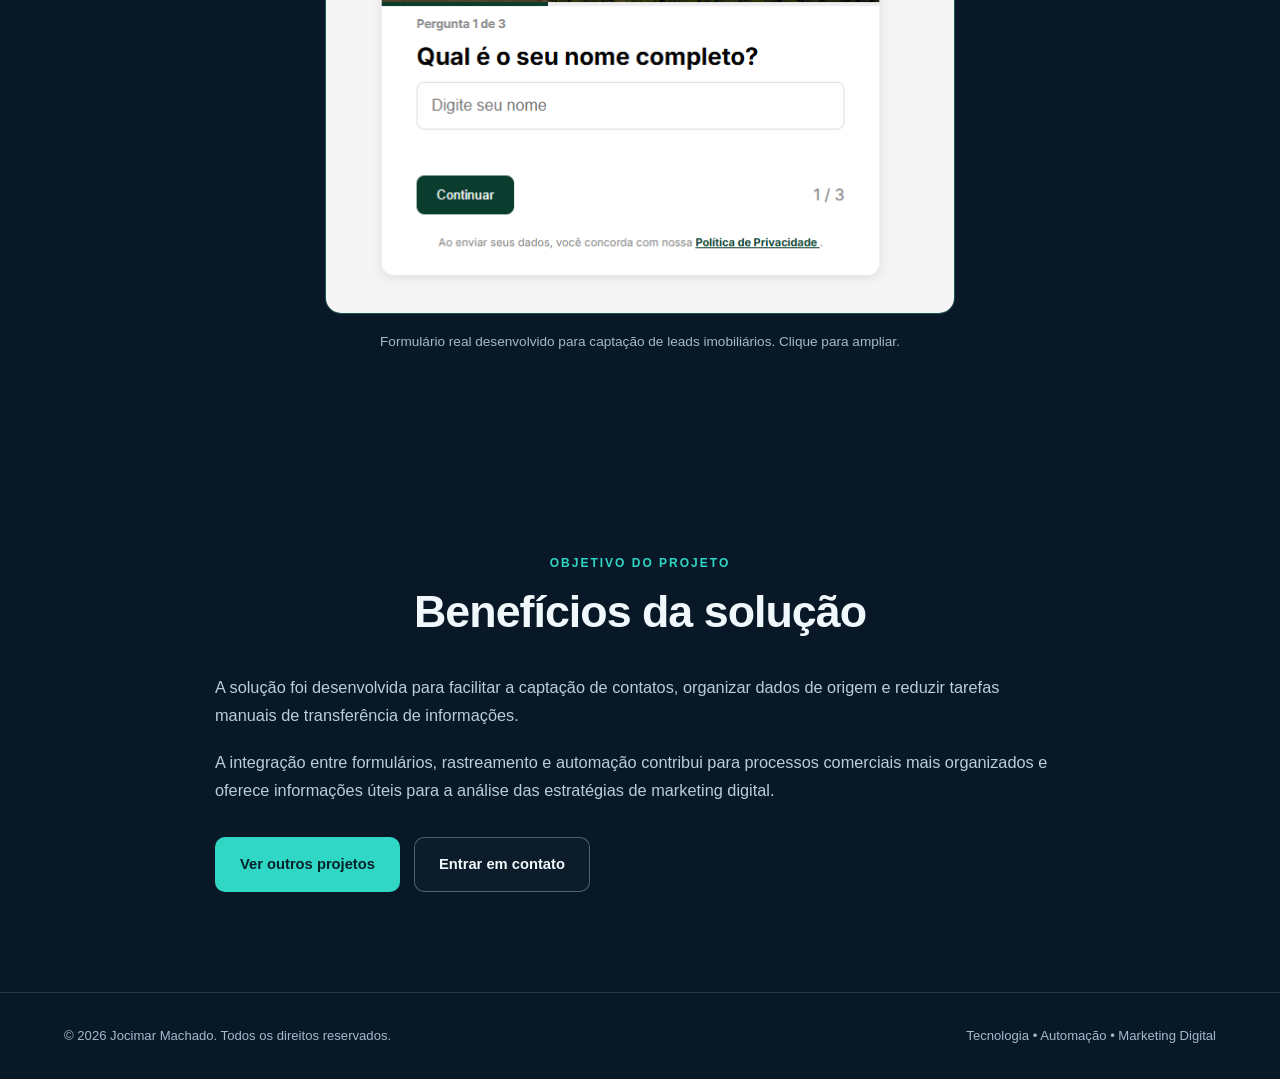
<file: projetos/captacao-leads.html>
<!DOCTYPE html>
<html lang="pt-BR">

<head>
    <meta charset="UTF-8">
    <meta name="viewport" content="width=device-width, initial-scale=1.0">

    <title>Captação e Rastreamento de Leads | Jocimar Machado</title>

    <meta name="description"
        content="Estudo de caso sobre formulários multietapas, rastreamento de leads, UTMs, GTM, GA4, JavaScript e webhooks.">

    <link rel="stylesheet" href="../assets/css/style.css">
</head>

<body>

    <!-- CABEÇALHO -->
    <header class="header">
        <div class="container nav-container">

            <a href="../index.html" class="logo">
                Jocimar<span>Machado</span>
            </a>

            <a href="../index.html#projetos" class="btn btn-secondary">
                Voltar aos projetos
            </a>

        </div>
    </header>

    <main>

        <!-- APRESENTAÇÃO -->
        <section class="section project-intro">
            <div class="container">

                <div class="section-heading">

                    <span class="section-label">
                        DESENVOLVIMENTO WEB • TRACKING • ANALYTICS
                    </span>

                    <h2>
                        Captação e Rastreamento de Leads
                    </h2>

                    <p>
                        Desenvolvimento de formulários inteligentes
                        de múltiplas etapas, com identificação da
                        origem dos contatos, captura de parâmetros
                        de campanhas e integração com sistemas
                        de automação e análise de dados.
                    </p>

                </div>

                <div class="tags">
                    <span>JavaScript</span>
                    <span>HTML5</span>
                    <span>CSS3</span>
                    <span>GTM</span>
                    <span>GA4</span>
                    <span>UTMs</span>
                    <span>Webhooks</span>
                </div>

            </div>
        </section>

        <!-- O PROBLEMA -->
        <section class="section section-alt project-problem">
            <div class="container">

                <div class="section-heading">

                    <span class="section-label">
                        O DESAFIO
                    </span>

                    <h2>O problema</h2>

                </div>

                <div class="about-content">

                    <p>
                        A captação de leads por campanhas digitais
                        exige mais do que o recebimento de nomes,
                        telefones e e-mails. Também é importante
                        identificar a origem de cada contato,
                        a campanha responsável pela conversão
                        e a página utilizada.
                    </p>

                    <p>
                        Sem essas informações organizadas,
                        torna-se mais difícil acompanhar o
                        desempenho das campanhas, automatizar
                        atendimentos e avaliar a eficiência
                        das estratégias de marketing.
                    </p>

                </div>

            </div>
        </section>

        <!-- COMO FUNCIONA -->
        <section class="section project-process">
            <div class="container">

                <div class="section-heading">

                    <span class="section-label">
                        ARQUITETURA DA SOLUÇÃO
                    </span>

                    <h2>Como funciona</h2>

                    <p>
                        A solução combina formulários personalizados,
                        JavaScript, identificação de origem e
                        integrações com ferramentas de marketing
                        e automação.
                    </p>

                </div>

                <div class="projects-grid">

                    <article class="project-card">

                        <span class="project-number">01</span>

                        <h3>Formulários multietapas</h3>

                        <p>
                            Desenvolvimento de interfaces responsivas
                            com etapas de preenchimento, validação
                            de campos e experiência adaptada
                            para computadores e dispositivos móveis.
                        </p>

                    </article>

                    <article class="project-card">

                        <span class="project-number">02</span>

                        <h3>Identificação da origem</h3>

                        <p>
                            Captura de parâmetros UTM, identificadores
                            de campanhas, página de origem e outras
                            informações necessárias para contextualizar
                            a entrada dos leads.
                        </p>

                    </article>

                    <article class="project-card">

                        <span class="project-number">03</span>

                        <h3>Integração por webhooks</h3>

                        <p>
                            Envio estruturado dos dados para
                            ferramentas de automação e sistemas
                            comerciais, permitindo registrar
                            informações e iniciar fluxos
                            de atendimento.
                        </p>

                    </article>

                    <article class="project-card">

                        <span class="project-number">04</span>

                        <h3>Tracking e Analytics</h3>

                        <p>
                            Integração com Google Tag Manager
                            e Google Analytics 4 para mensuração
                            de eventos e conversões, contribuindo
                            para a análise de campanhas digitais.
                        </p>

                    </article>

                </div>

            </div>
        </section>

        <!-- RECURSOS TÉCNICOS -->
        <section class="section section-alt project-problem">
            <div class="container">

                <div class="section-heading">

                    <span class="section-label">
                        RECURSOS IMPLEMENTADOS
                    </span>

                    <h2>Funcionalidades da solução</h2>

                </div>

                <div class="about-content">

                    <p>
                        O projeto utiliza uma estrutura configurável
                        para personalização de formulários,
                        permitindo adaptar elementos visuais,
                        conteúdo, origem e destinos de integração
                        conforme a campanha.
                    </p>

                    <p>
                        Entre os recursos estão a coleta de
                        dados de contato, identificação de
                        parâmetros UTM, reconhecimento de
                        identificadores como fbclid e gclid,
                        validações e envio das informações
                        por webhooks.
                    </p>

                    <p>
                        A arquitetura também permite integrar
                        os formulários aos processos comerciais,
                        facilitando o aproveitamento dos dados
                        nas etapas posteriores de atendimento.
                    </p>

                </div>

            </div>
        </section>

        
<!-- DEMONSTRAÇÃO REAL DO FORMULÁRIO -->

<section class="section project-demo">
    <div class="container">

        <div class="section-heading">
            <span class="section-label">
                IMPLEMENTAÇÃO REAL
            </span>

            <h2>
                Formulário inteligente de captação
            </h2>

            <p>
                Exemplo de formulário multietapas
                desenvolvido para o empreendimento
                Parque das Águas, da MID Imóveis.

                A solução combina identidade visual
                personalizada, interface responsiva,
                validação de dados e integração
                com processos de automação comercial.
            </p>
        </div>

        <figure class="workflow-figure form-demo-figure">

            <a
                href="../assets/images/formulario-parque-das-aguas.png"
                target="_blank"
                rel="noopener noreferrer"
                aria-label="Ampliar imagem do formulário">

                <img
                    src="../assets/images/formulario-parque-das-aguas.png"
                    alt="Formulário multietapas do empreendimento Parque das Águas"
                    loading="lazy">
            </a>

            <figcaption>
                Formulário real desenvolvido para
                captação de leads imobiliários.
                Clique para ampliar.
            </figcaption>

        </figure>

    </div>
</section>

        
        <!-- BENEFÍCIOS -->
        <section class="section project-benefits">
            <div class="container">

                <div class="section-heading">

                    <span class="section-label">
                        OBJETIVO DO PROJETO
                    </span>

                    <h2>Benefícios da solução</h2>

                </div>

                <div class="about-content">

                    <p>
                        A solução foi desenvolvida para facilitar
                        a captação de contatos, organizar dados
                        de origem e reduzir tarefas manuais
                        de transferência de informações.
                    </p>

                    <p>
                        A integração entre formulários,
                        rastreamento e automação contribui
                        para processos comerciais mais
                        organizados e oferece informações
                        úteis para a análise das estratégias
                        de marketing digital.
                    </p>

                </div>

                <div class="hero-buttons">

                    <a href="../index.html#projetos"
                        class="btn btn-primary">
                        Ver outros projetos
                    </a>

                    <a href="../index.html#contato"
                        class="btn btn-secondary">
                        Entrar em contato
                    </a>

                </div>

            </div>
        </section>

    </main>

    <!-- RODAPÉ -->
    <footer class="footer">
        <div class="container footer-content">

            <p>
                © 2026 Jocimar Machado.
                Todos os direitos reservados.
            </p>

            <p>
                Tecnologia • Automação • Marketing Digital
            </p>

        </div>
    </footer>

<!-- LIGHTBOX - FORMULÁRIO DE CAPTAÇÃO -->

<script>
document.addEventListener("DOMContentLoaded", () => {

    const trigger = document.querySelector(
        'a[href*="formulario-parque-das-aguas.png"]'
    );

    if (!trigger) return;

    const lightbox = document.createElement("dialog");

    lightbox.className = "marketing-lightbox";

    lightbox.setAttribute(
        "aria-label",
        "Visualização ampliada do formulário de captação"
    );

    lightbox.innerHTML = `
        <button
            type="button"
            class="marketing-lightbox-close"
            aria-label="Fechar imagem">
            &times;
        </button>

        <img
            class="marketing-lightbox-image"
            alt="Formulário inteligente de captação de leads do Parque das Águas">
    `;

    document.body.appendChild(lightbox);

    const image = lightbox.querySelector(
        ".marketing-lightbox-image"
    );

    const closeButton = lightbox.querySelector(
        ".marketing-lightbox-close"
    );

    trigger.addEventListener("click", (event) => {

        event.preventDefault();

        image.src = trigger.href;

        lightbox.showModal();

    });

    closeButton.addEventListener("click", () => {
        lightbox.close();
    });

    lightbox.addEventListener("click", (event) => {

        if (event.target === lightbox) {
            lightbox.close();
        }

    });

});
</script>

</body>
</html>
</file>
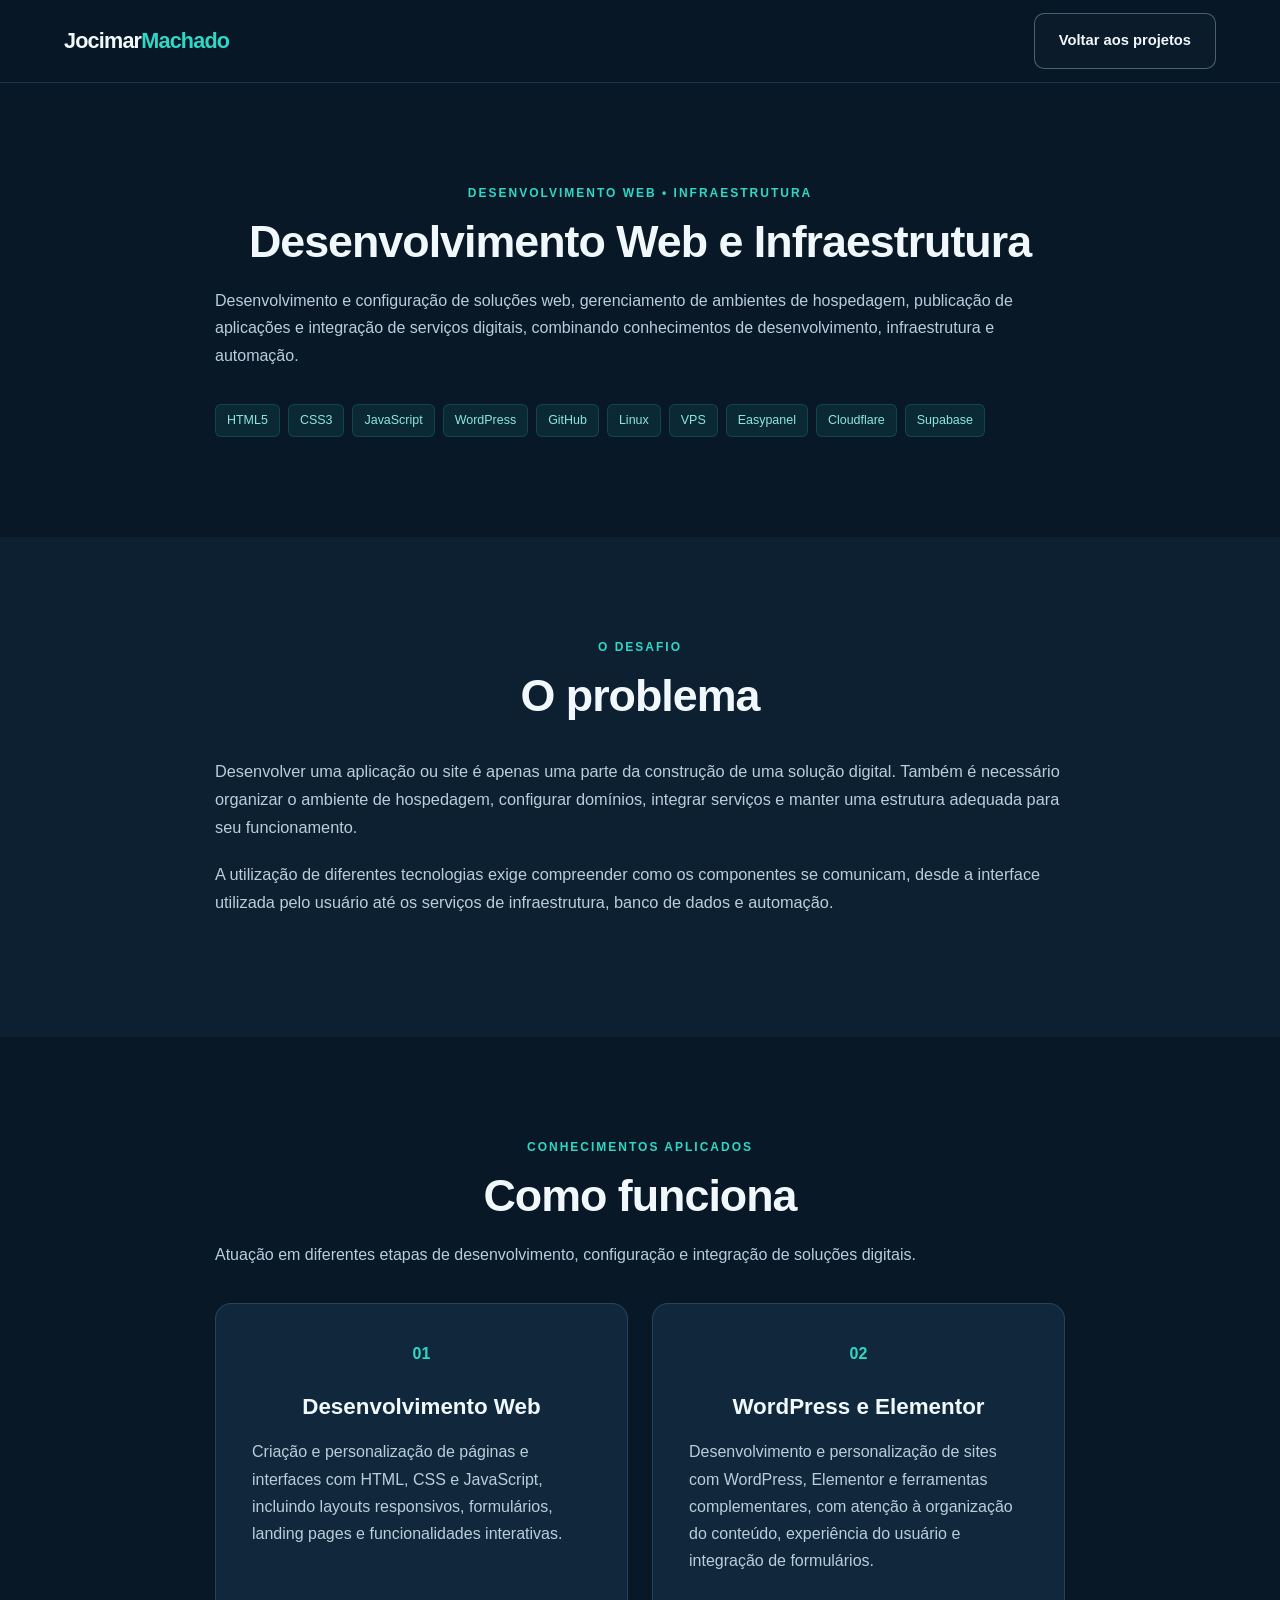
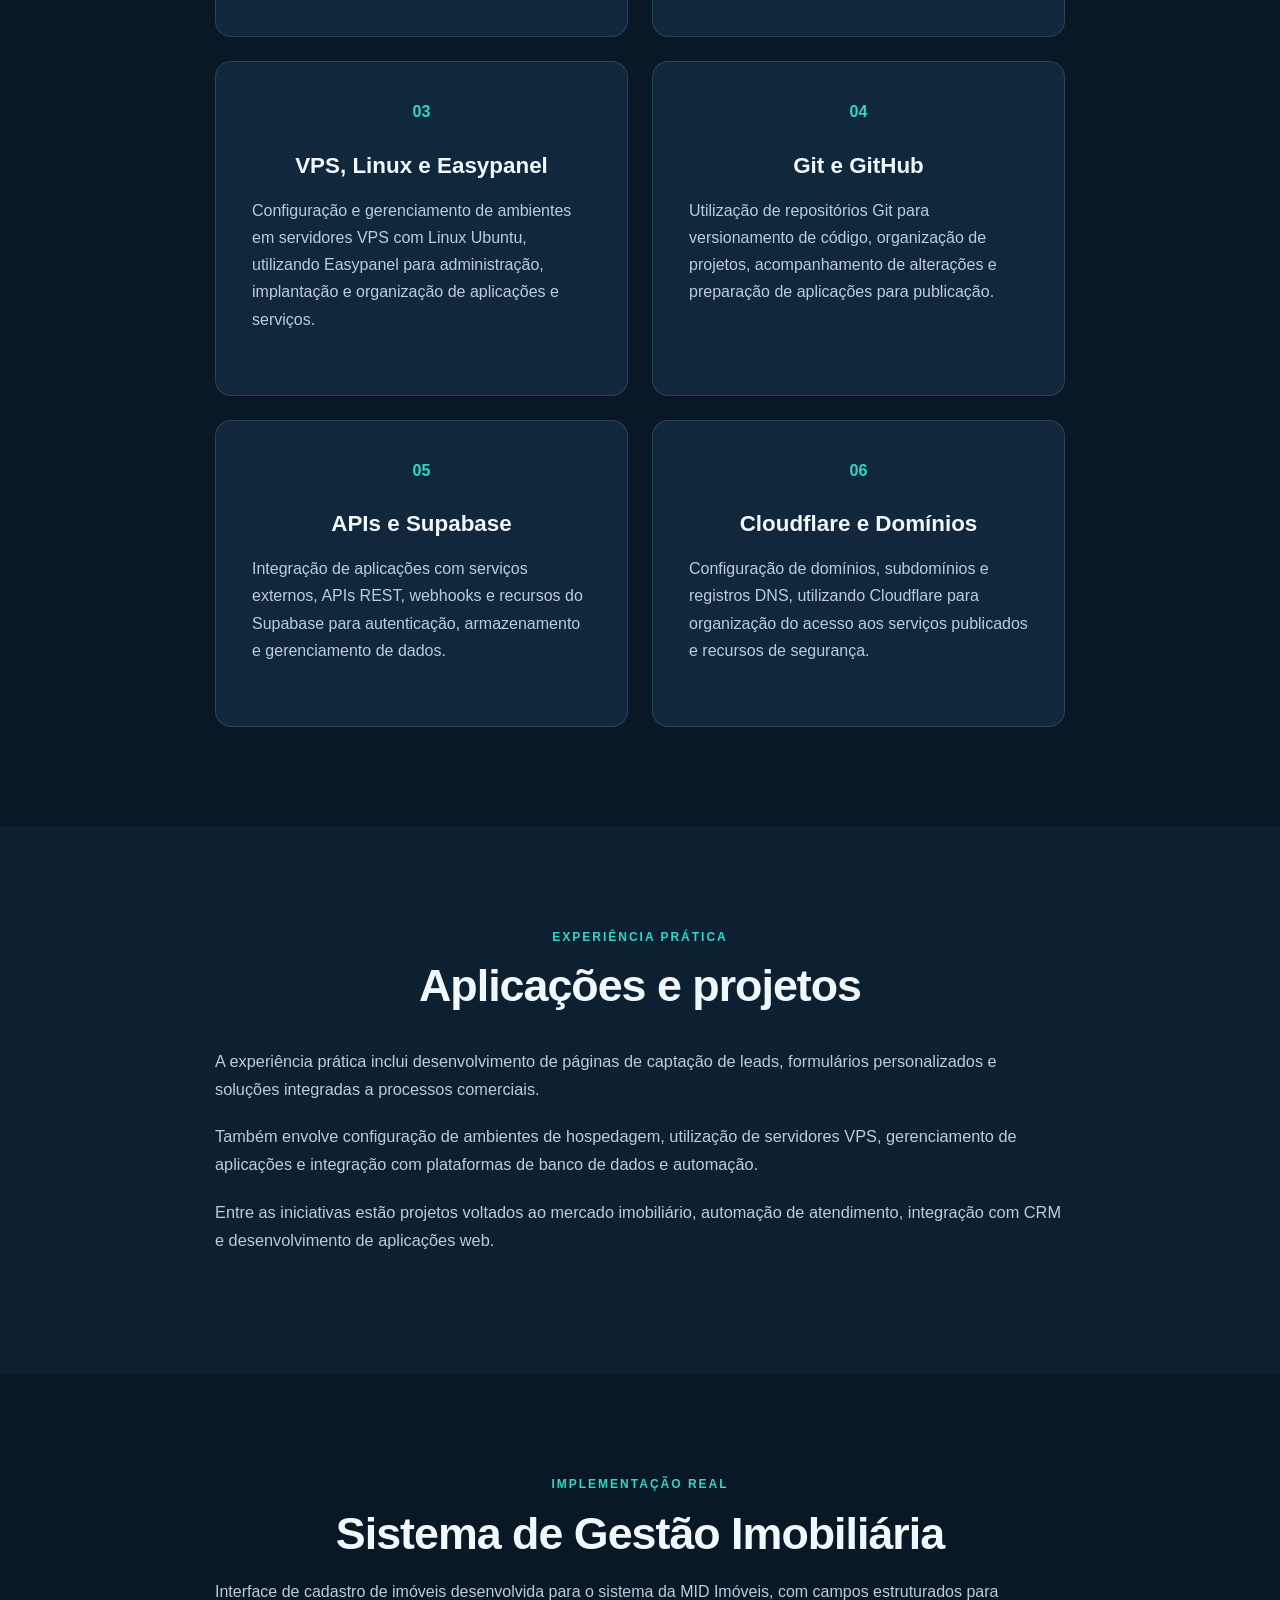
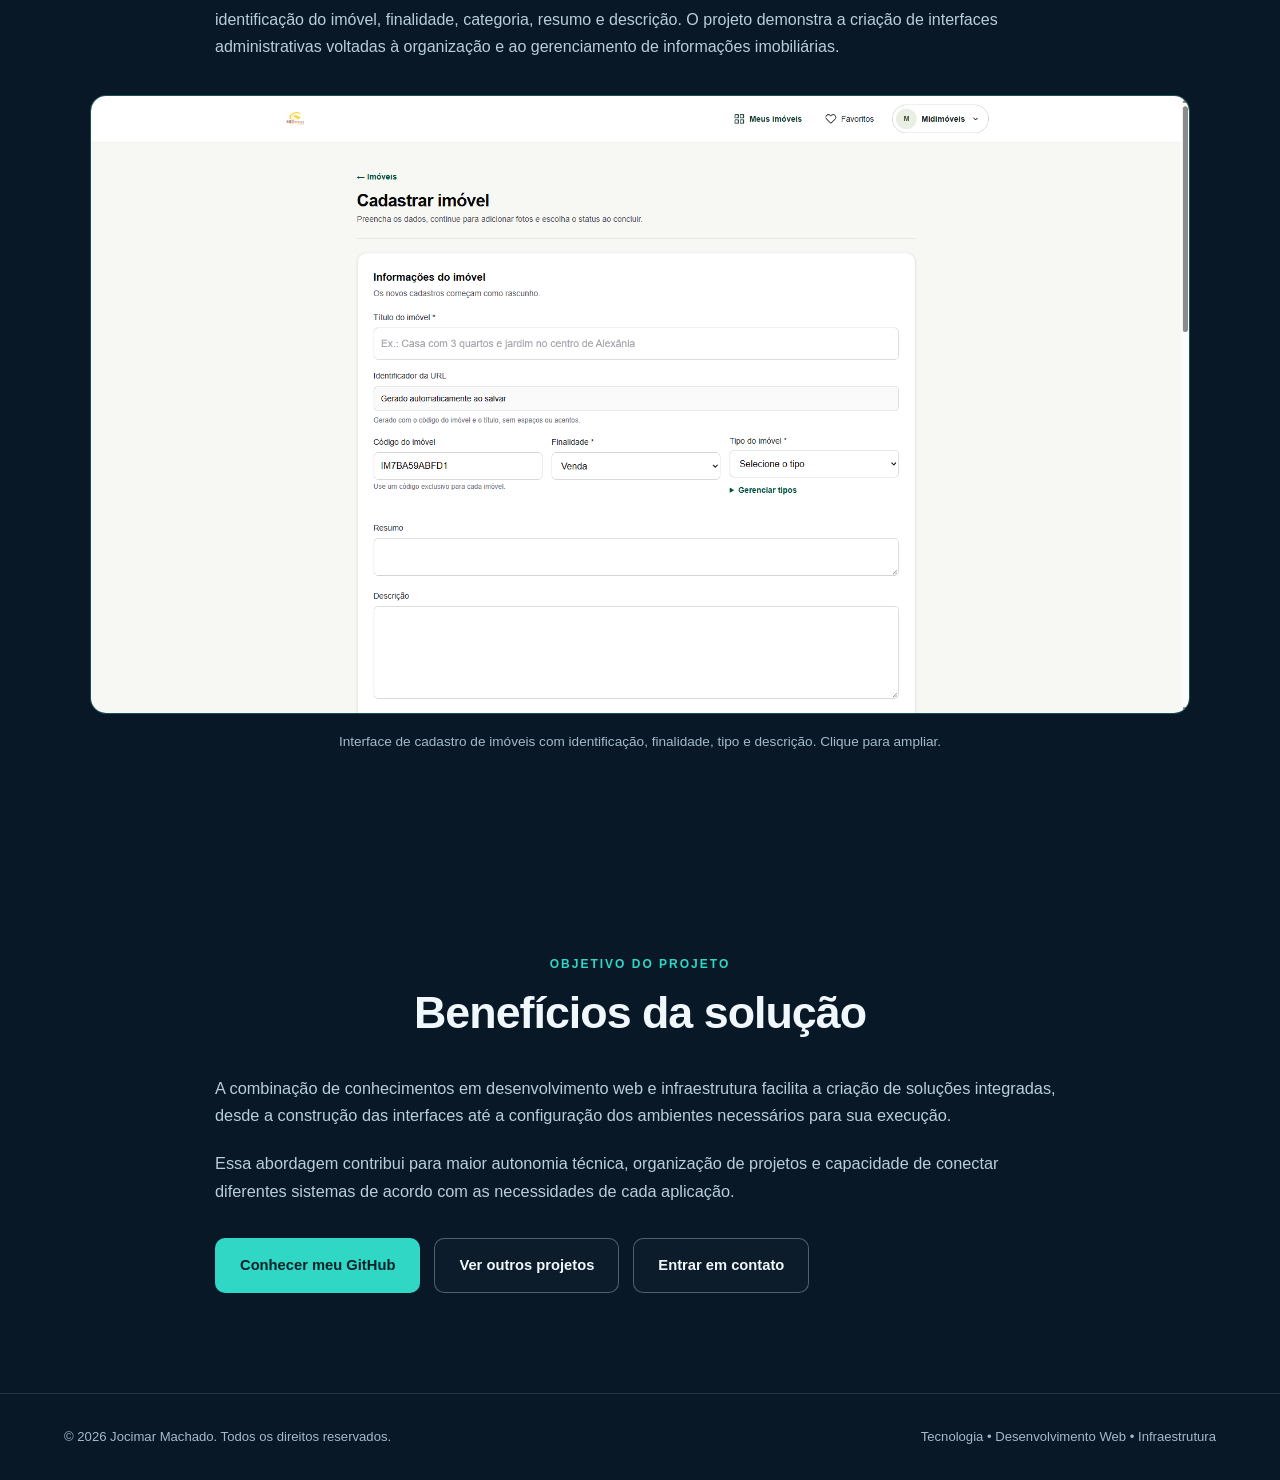
<file: projetos/desenvolvimento-web.html>
<!DOCTYPE html>
<html lang="pt-BR">

<head>
    <meta charset="UTF-8">
    <meta name="viewport"
          content="width=device-width, initial-scale=1.0">

    <title>Desenvolvimento Web e Infraestrutura | Jocimar Machado</title>

    <meta name="description"
          content="Estudo de caso sobre desenvolvimento web, infraestrutura VPS, Linux, Easypanel, GitHub, Cloudflare, Supabase e integrações.">

    <link rel="stylesheet" href="../assets/css/style.css">
</head>

<body>

    <!-- CABEÇALHO -->
    <header class="header">
        <div class="container nav-container">

            <a href="../index.html" class="logo">
                Jocimar<span>Machado</span>
            </a>

            <a href="../index.html#projetos"
               class="btn btn-secondary">
                Voltar aos projetos
            </a>

        </div>
    </header>

    <main>

        <!-- APRESENTAÇÃO -->
        <section class="section project-intro">
            <div class="container">

                <div class="section-heading">

                    <span class="section-label">
                        DESENVOLVIMENTO WEB • INFRAESTRUTURA
                    </span>

                    <h2>
                        Desenvolvimento Web e Infraestrutura
                    </h2>

                    <p>
                        Desenvolvimento e configuração de soluções
                        web, gerenciamento de ambientes de hospedagem,
                        publicação de aplicações e integração
                        de serviços digitais, combinando
                        conhecimentos de desenvolvimento,
                        infraestrutura e automação.
                    </p>

                </div>

                <div class="tags">
                    <span>HTML5</span>
                    <span>CSS3</span>
                    <span>JavaScript</span>
                    <span>WordPress</span>
                    <span>GitHub</span>
                    <span>Linux</span>
                    <span>VPS</span>
                    <span>Easypanel</span>
                    <span>Cloudflare</span>
                    <span>Supabase</span>
                </div>

            </div>
        </section>

        <!-- O DESAFIO -->
        <section class="section section-alt project-problem">
            <div class="container">

                <div class="section-heading">

                    <span class="section-label">
                        O DESAFIO
                    </span>

                    <h2>O problema</h2>

                </div>

                <div class="about-content">

                    <p>
                        Desenvolver uma aplicação ou site
                        é apenas uma parte da construção
                        de uma solução digital.
                        Também é necessário organizar
                        o ambiente de hospedagem,
                        configurar domínios,
                        integrar serviços e manter
                        uma estrutura adequada
                        para seu funcionamento.
                    </p>

                    <p>
                        A utilização de diferentes tecnologias
                        exige compreender como os componentes
                        se comunicam, desde a interface
                        utilizada pelo usuário até os
                        serviços de infraestrutura,
                        banco de dados e automação.
                    </p>

                </div>

            </div>
        </section>

        <!-- COMO FUNCIONA -->
        <section class="section project-process">
            <div class="container">

                <div class="section-heading">

                    <span class="section-label">
                        CONHECIMENTOS APLICADOS
                    </span>

                    <h2>Como funciona</h2>

                    <p>
                        Atuação em diferentes etapas
                        de desenvolvimento, configuração
                        e integração de soluções digitais.
                    </p>

                </div>

                <div class="projects-grid">

                    <!-- DESENVOLVIMENTO WEB -->
                    <article class="project-card">

                        <span class="project-number">01</span>

                        <h3>Desenvolvimento Web</h3>

                        <p>
                            Criação e personalização de
                            páginas e interfaces com
                            HTML, CSS e JavaScript,
                            incluindo layouts responsivos,
                            formulários, landing pages
                            e funcionalidades interativas.
                        </p>

                    </article>

                    <!-- WORDPRESS -->
                    <article class="project-card">

                        <span class="project-number">02</span>

                        <h3>WordPress e Elementor</h3>

                        <p>
                            Desenvolvimento e personalização
                            de sites com WordPress,
                            Elementor e ferramentas
                            complementares, com atenção
                            à organização do conteúdo,
                            experiência do usuário
                            e integração de formulários.
                        </p>

                    </article>

                    <!-- INFRAESTRUTURA -->
                    <article class="project-card">

                        <span class="project-number">03</span>

                        <h3>VPS, Linux e Easypanel</h3>

                        <p>
                            Configuração e gerenciamento
                            de ambientes em servidores VPS
                            com Linux Ubuntu, utilizando
                            Easypanel para administração,
                            implantação e organização
                            de aplicações e serviços.
                        </p>

                    </article>

                    <!-- VERSIONAMENTO -->
                    <article class="project-card">

                        <span class="project-number">04</span>

                        <h3>Git e GitHub</h3>

                        <p>
                            Utilização de repositórios Git
                            para versionamento de código,
                            organização de projetos,
                            acompanhamento de alterações
                            e preparação de aplicações
                            para publicação.
                        </p>

                    </article>

                    <!-- INTEGRAÇÕES -->
                    <article class="project-card">

                        <span class="project-number">05</span>

                        <h3>APIs e Supabase</h3>

                        <p>
                            Integração de aplicações
                            com serviços externos,
                            APIs REST, webhooks e
                            recursos do Supabase
                            para autenticação,
                            armazenamento e
                            gerenciamento de dados.
                        </p>

                    </article>

                    <!-- DOMÍNIOS -->
                    <article class="project-card">

                        <span class="project-number">06</span>

                        <h3>Cloudflare e Domínios</h3>

                        <p>
                            Configuração de domínios,
                            subdomínios e registros DNS,
                            utilizando Cloudflare
                            para organização do acesso
                            aos serviços publicados
                            e recursos de segurança.
                        </p>

                    </article>

                </div>

            </div>
        </section>

        <!-- APLICAÇÃO PRÁTICA -->
        <section class="section section-alt project-problem">
            <div class="container">

                <div class="section-heading">

                    <span class="section-label">
                        EXPERIÊNCIA PRÁTICA
                    </span>

                    <h2>Aplicações e projetos</h2>

                </div>

                <div class="about-content">

                    <p>
                        A experiência prática inclui
                        desenvolvimento de páginas
                        de captação de leads,
                        formulários personalizados
                        e soluções integradas
                        a processos comerciais.
                    </p>

                    <p>
                        Também envolve configuração
                        de ambientes de hospedagem,
                        utilização de servidores VPS,
                        gerenciamento de aplicações
                        e integração com plataformas
                        de banco de dados e automação.
                    </p>

                    <p>
                        Entre as iniciativas estão
                        projetos voltados ao mercado
                        imobiliário, automação
                        de atendimento, integração
                        com CRM e desenvolvimento
                        de aplicações web.
                    </p>

                </div>

            </div>
        </section>

        
<!-- DEMONSTRAÇÃO DO SISTEMA IMOBILIÁRIO -->

<section class="section project-demo">
    <div class="container">

        <div class="section-heading">
            <span class="section-label">
                IMPLEMENTAÇÃO REAL
            </span>

            <h2>Sistema de Gestão Imobiliária</h2>

            <p>
                Interface de cadastro de imóveis desenvolvida
                para o sistema da MID Imóveis, com campos
                estruturados para identificação do imóvel,
                finalidade, categoria, resumo e descrição.

                O projeto demonstra a criação de interfaces
                administrativas voltadas à organização e
                ao gerenciamento de informações imobiliárias.
            </p>
        </div>

        <figure class="workflow-figure">

            <a
                href="../assets/images/sistema-cadastro-imoveis.png"
                class="cadastro-lightbox-trigger"
                aria-label="Ampliar imagem do sistema de cadastro de imóveis">

                <img
                    src="../assets/images/sistema-cadastro-imoveis.png"
                    alt="Interface de cadastro de imóveis do sistema MID Imóveis"
                    loading="lazy">
            </a>

            <figcaption>
                Interface de cadastro de imóveis com
                identificação, finalidade, tipo e descrição.
                Clique para ampliar.
            </figcaption>

        </figure>

    </div>
</section>

<!-- LIGHTBOX DA IMAGEM -->

<dialog
    id="cadastro-lightbox"
    class="marketing-lightbox"
    aria-label="Imagem ampliada do sistema de cadastro">

    <button
        type="button"
        class="marketing-lightbox-close"
        aria-label="Fechar imagem">
        &times;
    </button>

    <img
        class="marketing-lightbox-image"
        src="../assets/images/sistema-cadastro-imoveis.png"
        alt="Tela ampliada do sistema de cadastro de imóveis">

</dialog>

<!-- CONTROLE DO LIGHTBOX -->

<script>
(() => {

    const trigger = document.querySelector(
        ".cadastro-lightbox-trigger"
    );

    const lightbox = document.getElementById(
        "cadastro-lightbox"
    );

    if (!trigger || !lightbox) return;

    const closeButton = lightbox.querySelector(
        ".marketing-lightbox-close"
    );

    trigger.addEventListener("click", (event) => {
        event.preventDefault();
        lightbox.showModal();
    });

    closeButton.addEventListener("click", () => {
        lightbox.close();
    });

    lightbox.addEventListener("click", (event) => {
        if (event.target === lightbox) {
            lightbox.close();
        }
    });

})();
</script>


        <!-- BENEFÍCIOS -->
        <section class="section project-benefits">
            <div class="container">

                <div class="section-heading">

                    <span class="section-label">
                        OBJETIVO DO PROJETO
                    </span>

                    <h2>Benefícios da solução</h2>

                </div>

                <div class="about-content">

                    <p>
                        A combinação de conhecimentos
                        em desenvolvimento web e
                        infraestrutura facilita
                        a criação de soluções
                        integradas, desde a construção
                        das interfaces até a
                        configuração dos ambientes
                        necessários para sua execução.
                    </p>

                    <p>
                        Essa abordagem contribui
                        para maior autonomia técnica,
                        organização de projetos
                        e capacidade de conectar
                        diferentes sistemas de
                        acordo com as necessidades
                        de cada aplicação.
                    </p>

                </div>

                <div class="hero-buttons">

                    <a href="https://github.com/jocimarmachado-dotcom"
                       target="_blank"
                       rel="noopener noreferrer"
                       class="btn btn-primary">
                        Conhecer meu GitHub
                    </a>

                    <a href="../index.html#projetos"
                       class="btn btn-secondary">
                        Ver outros projetos
                    </a>

                    <a href="../index.html#contato"
                       class="btn btn-secondary">
                        Entrar em contato
                    </a>

                </div>

            </div>
        </section>

    </main>

    <!-- RODAPÉ -->
    <footer class="footer">

        <div class="container footer-content">

            <p>
                © 2026 Jocimar Machado.
                Todos os direitos reservados.
            </p>

            <p>
                Tecnologia • Desenvolvimento Web • Infraestrutura
            </p>

        </div>

    </footer>

</body>
</html>
</file>
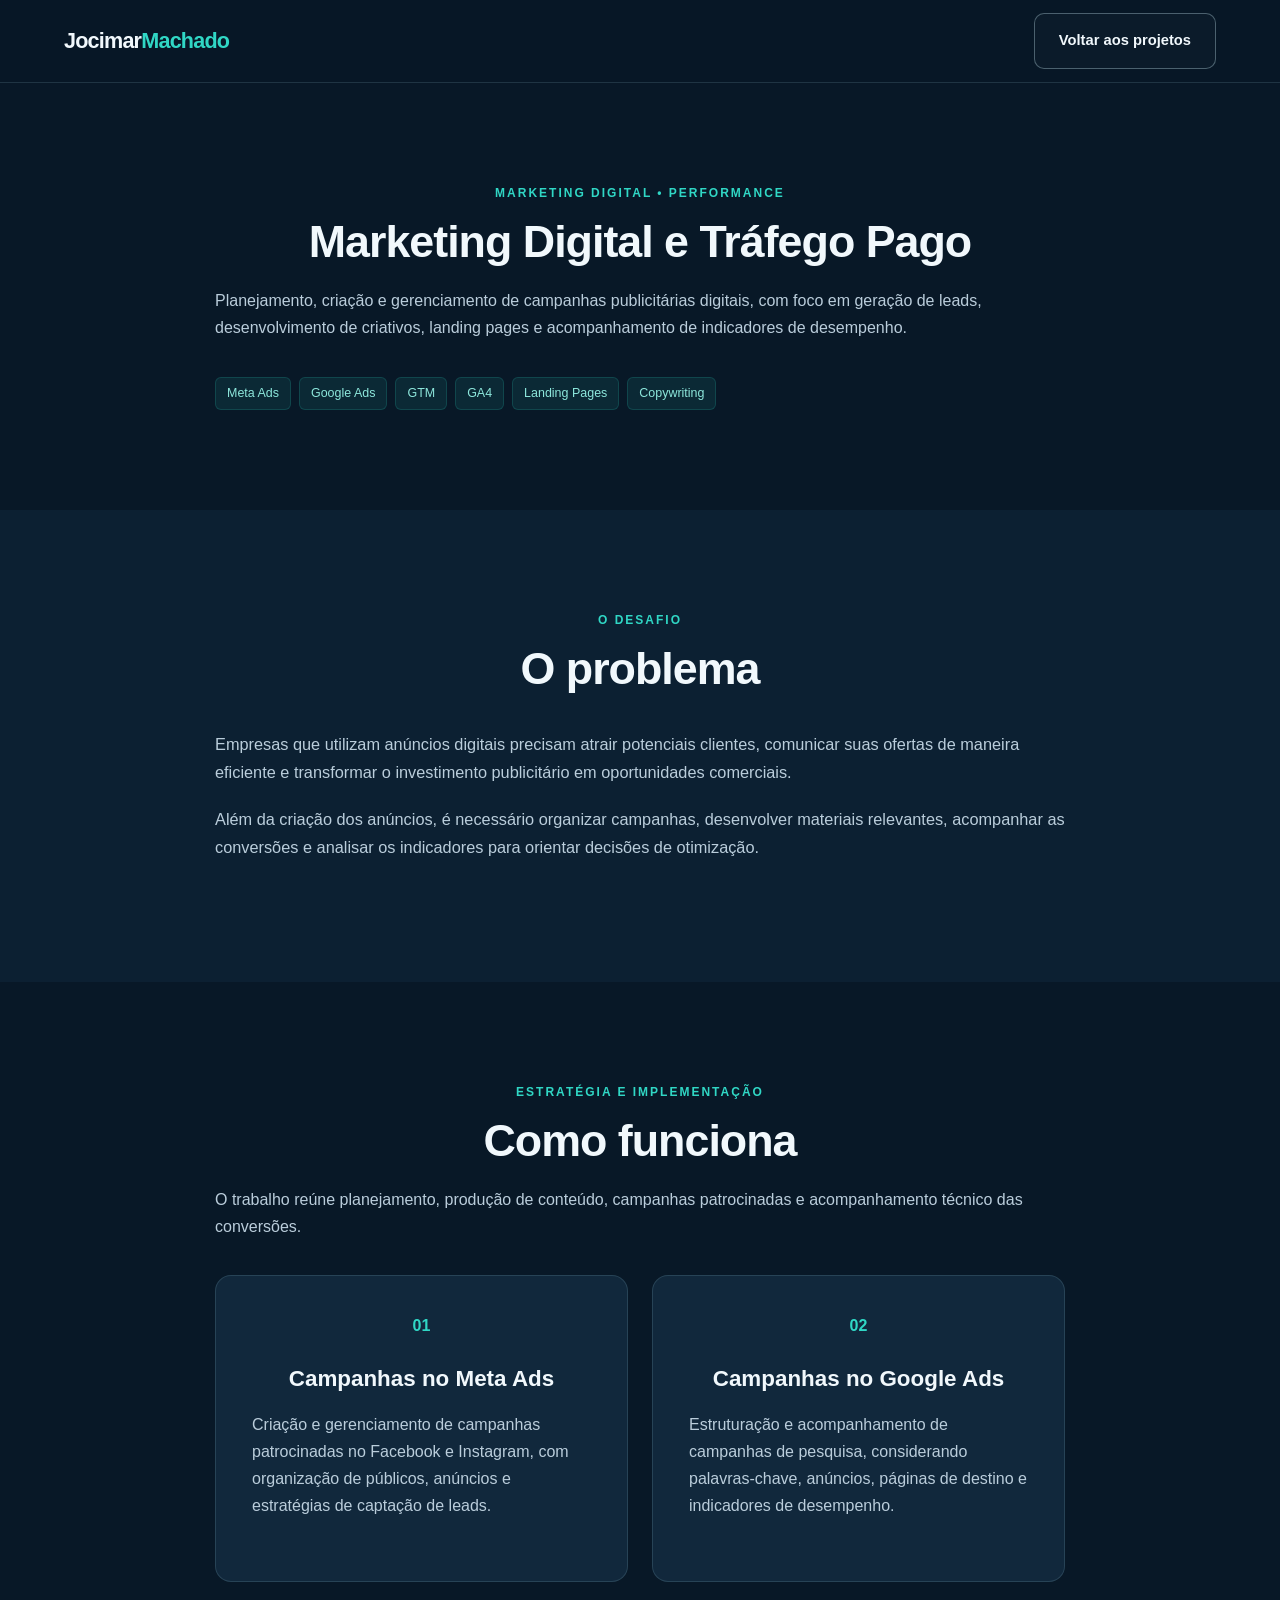
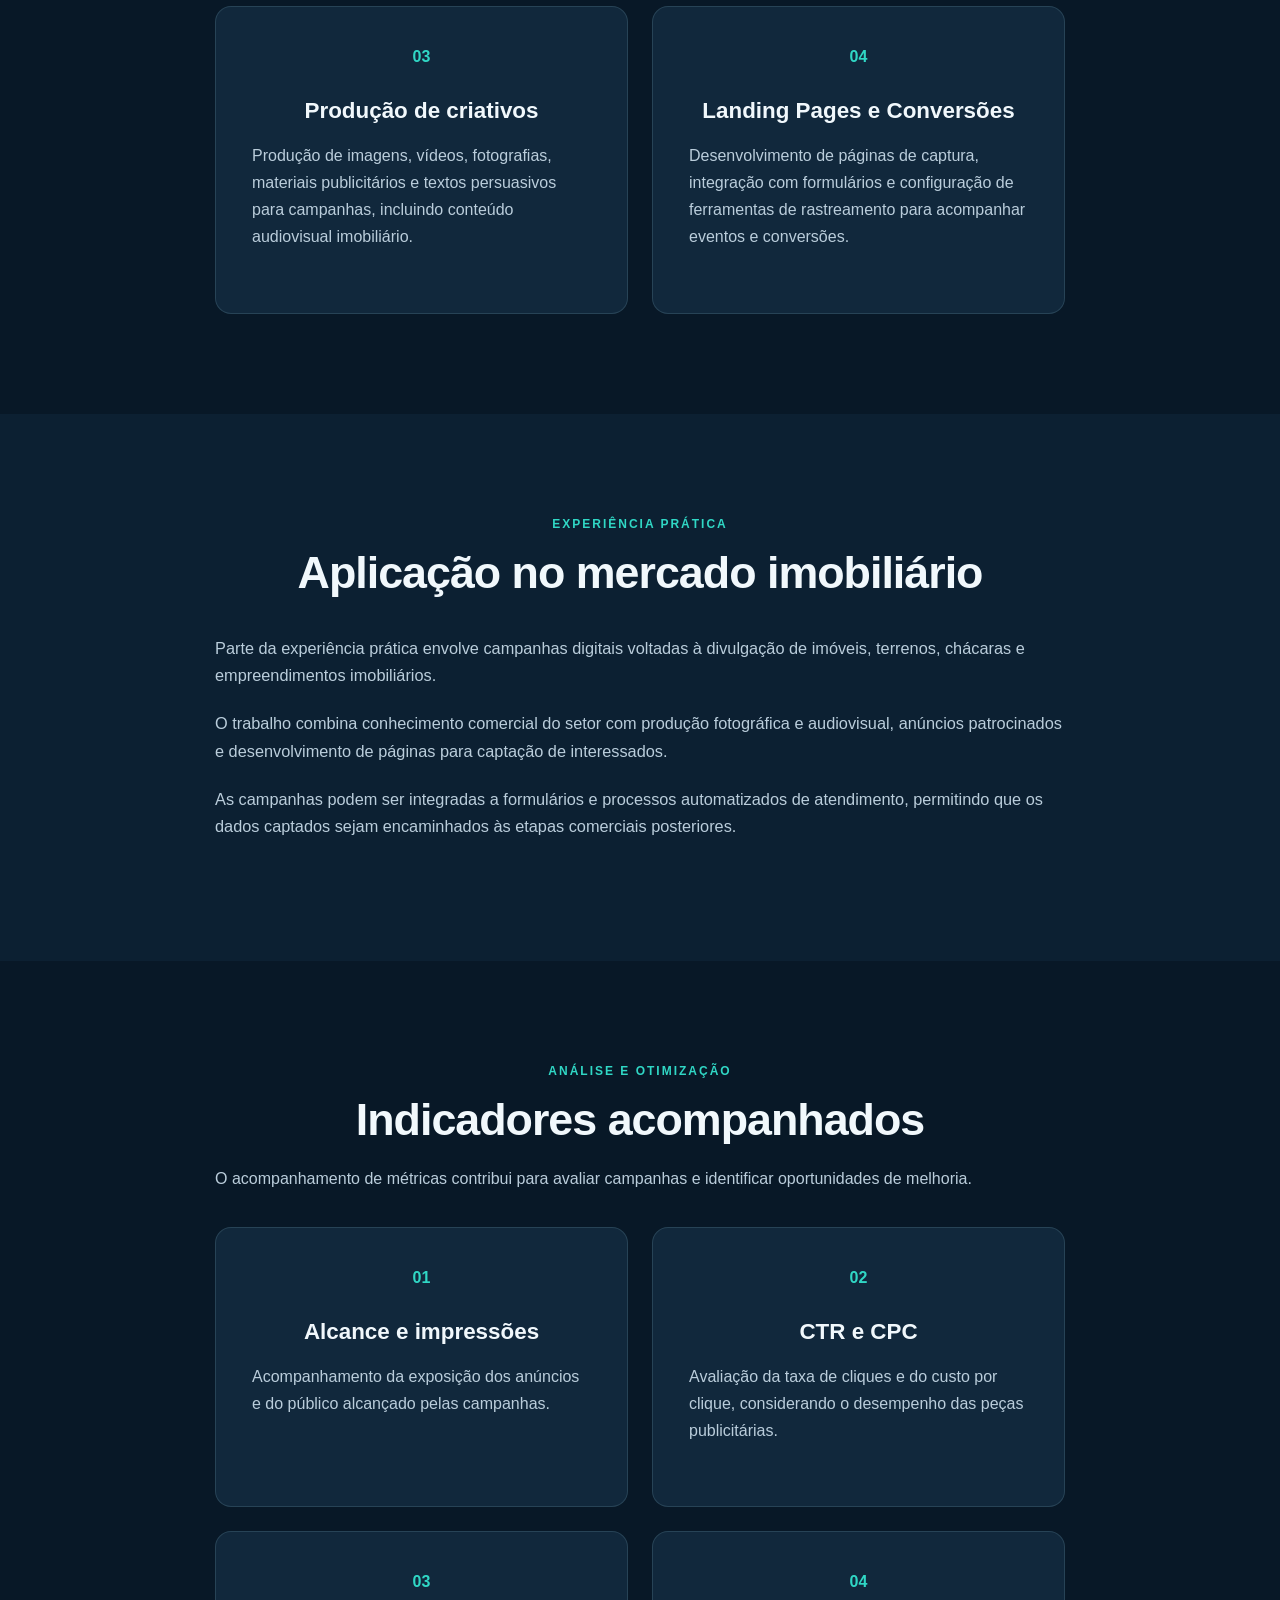
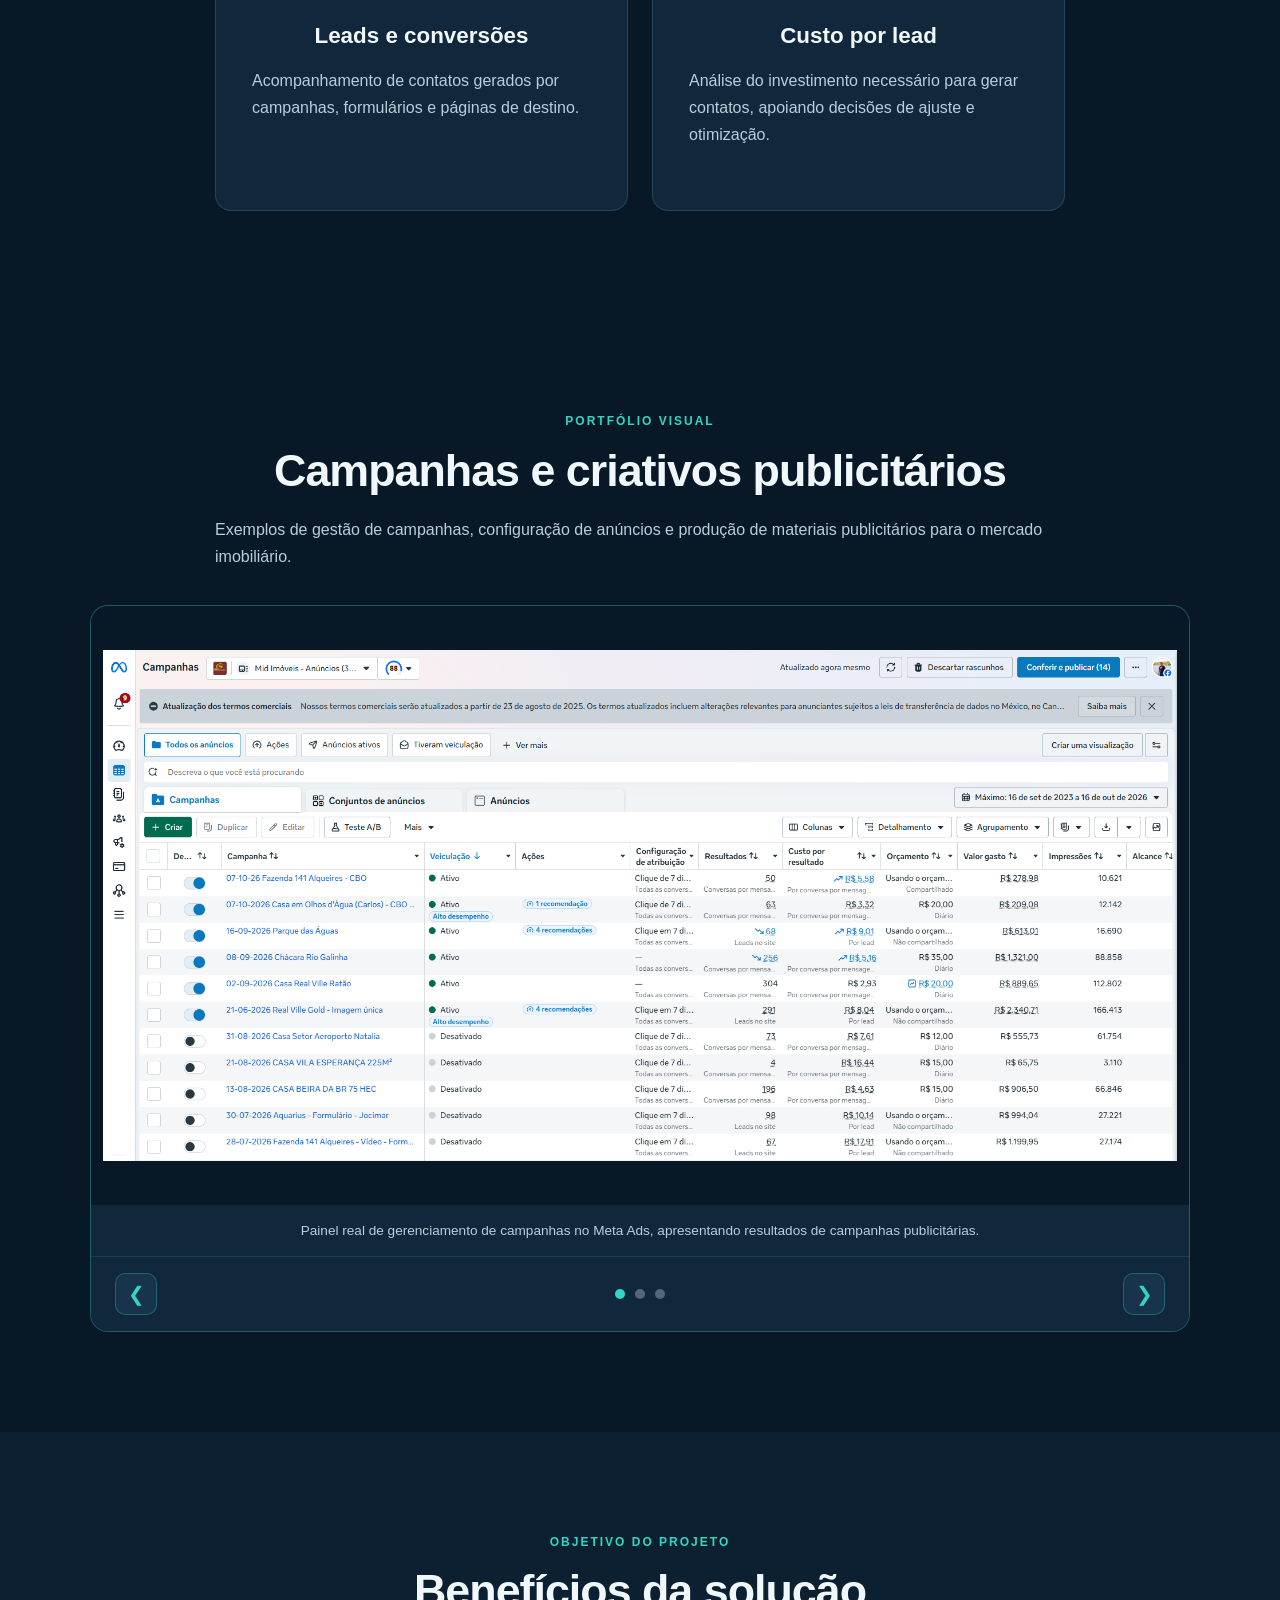
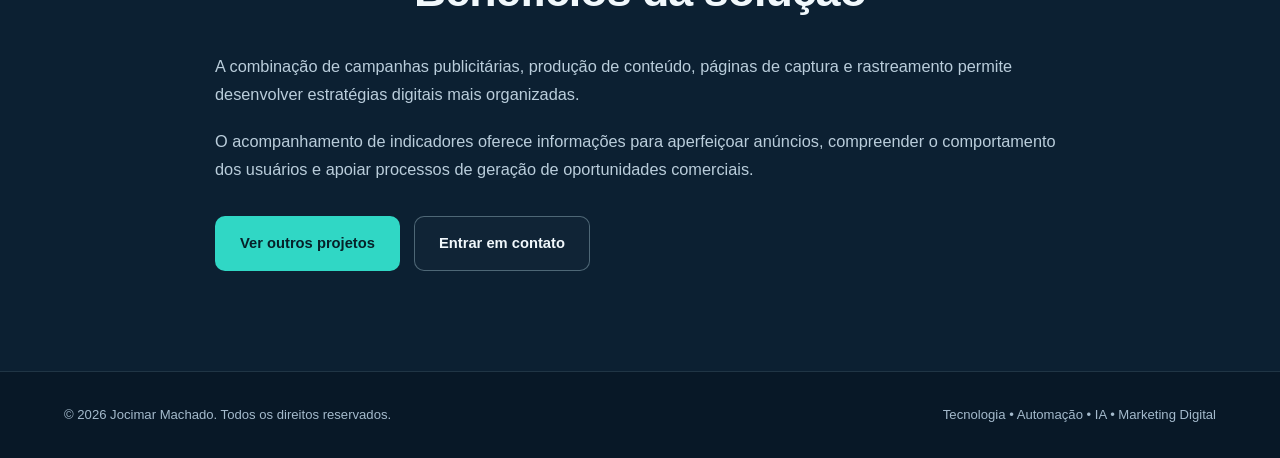
<file: projetos/marketing-digital.html>
<!DOCTYPE html>
<html lang="pt-BR">

<head>
    <meta charset="UTF-8">
    <meta name="viewport" content="width=device-width, initial-scale=1.0">

    <title>Marketing Digital e Tráfego Pago | Jocimar Machado</title>

    <meta name="description"
        content="Estudo de caso sobre gestão de tráfego pago, Meta Ads, Google Ads, criativos, landing pages e acompanhamento de conversões.">

    <link rel="stylesheet" href="../assets/css/style.css">
    <script src="../assets/js/carrossel.js" defer></script>
</head>

<body>

    <!-- CABEÇALHO -->
    <header class="header">
        <div class="container nav-container">

            <a href="../index.html" class="logo">
                Jocimar<span>Machado</span>
            </a>

            <a href="../index.html#projetos" class="btn btn-secondary">
                Voltar aos projetos
            </a>

        </div>
    </header>

    <main>

        <!-- APRESENTAÇÃO -->
        <section class="section project-intro">
            <div class="container">

                <div class="section-heading">

                    <span class="section-label">
                        MARKETING DIGITAL • PERFORMANCE
                    </span>

                    <h2>
                        Marketing Digital e Tráfego Pago
                    </h2>

                    <p>
                        Planejamento, criação e gerenciamento
                        de campanhas publicitárias digitais,
                        com foco em geração de leads,
                        desenvolvimento de criativos,
                        landing pages e acompanhamento
                        de indicadores de desempenho.
                    </p>

                </div>

                <div class="tags">
                    <span>Meta Ads</span>
                    <span>Google Ads</span>
                    <span>GTM</span>
                    <span>GA4</span>
                    <span>Landing Pages</span>
                    <span>Copywriting</span>
                </div>

            </div>
        </section>

        <!-- O DESAFIO -->
        <section class="section section-alt project-problem">
            <div class="container">

                <div class="section-heading">

                    <span class="section-label">
                        O DESAFIO
                    </span>

                    <h2>O problema</h2>

                </div>

                <div class="about-content">

                    <p>
                        Empresas que utilizam anúncios digitais
                        precisam atrair potenciais clientes,
                        comunicar suas ofertas de maneira
                        eficiente e transformar o investimento
                        publicitário em oportunidades comerciais.
                    </p>

                    <p>
                        Além da criação dos anúncios,
                        é necessário organizar campanhas,
                        desenvolver materiais relevantes,
                        acompanhar as conversões e
                        analisar os indicadores para
                        orientar decisões de otimização.
                    </p>

                </div>

            </div>
        </section>

        <!-- COMO FUNCIONA -->
        <section class="section project-process">
            <div class="container">

                <div class="section-heading">

                    <span class="section-label">
                        ESTRATÉGIA E IMPLEMENTAÇÃO
                    </span>

                    <h2>Como funciona</h2>

                    <p>
                        O trabalho reúne planejamento,
                        produção de conteúdo, campanhas
                        patrocinadas e acompanhamento
                        técnico das conversões.
                    </p>

                </div>

                <div class="projects-grid">

                    <!-- META ADS -->
                    <article class="project-card">

                        <span class="project-number">01</span>

                        <h3>Campanhas no Meta Ads</h3>

                        <p>
                            Criação e gerenciamento de
                            campanhas patrocinadas no
                            Facebook e Instagram,
                            com organização de públicos,
                            anúncios e estratégias
                            de captação de leads.
                        </p>

                    </article>

                    <!-- GOOGLE ADS -->
                    <article class="project-card">

                        <span class="project-number">02</span>

                        <h3>Campanhas no Google Ads</h3>

                        <p>
                            Estruturação e acompanhamento
                            de campanhas de pesquisa,
                            considerando palavras-chave,
                            anúncios, páginas de destino
                            e indicadores de desempenho.
                        </p>

                    </article>

                    <!-- CRIATIVOS -->
                    <article class="project-card">

                        <span class="project-number">03</span>

                        <h3>Produção de criativos</h3>

                        <p>
                            Produção de imagens, vídeos,
                            fotografias, materiais
                            publicitários e textos
                            persuasivos para campanhas,
                            incluindo conteúdo
                            audiovisual imobiliário.
                        </p>

                    </article>

                    <!-- LANDING PAGES -->
                    <article class="project-card">

                        <span class="project-number">04</span>

                        <h3>Landing Pages e Conversões</h3>

                        <p>
                            Desenvolvimento de páginas
                            de captura, integração com
                            formulários e configuração
                            de ferramentas de rastreamento
                            para acompanhar eventos
                            e conversões.
                        </p>

                    </article>

                </div>

            </div>
        </section>

        <!-- APLICAÇÃO PRÁTICA -->
        <section class="section section-alt project-problem">
            <div class="container">

                <div class="section-heading">

                    <span class="section-label">
                        EXPERIÊNCIA PRÁTICA
                    </span>

                    <h2>Aplicação no mercado imobiliário</h2>

                </div>

                <div class="about-content">

                    <p>
                        Parte da experiência prática
                        envolve campanhas digitais
                        voltadas à divulgação de imóveis,
                        terrenos, chácaras e
                        empreendimentos imobiliários.
                    </p>

                    <p>
                        O trabalho combina conhecimento
                        comercial do setor com produção
                        fotográfica e audiovisual,
                        anúncios patrocinados e
                        desenvolvimento de páginas
                        para captação de interessados.
                    </p>

                    <p>
                        As campanhas podem ser integradas
                        a formulários e processos
                        automatizados de atendimento,
                        permitindo que os dados captados
                        sejam encaminhados às etapas
                        comerciais posteriores.
                    </p>

                </div>

            </div>
        </section>

        <!-- INDICADORES -->
        <section class="section project-process">
            <div class="container">

                <div class="section-heading">

                    <span class="section-label">
                        ANÁLISE E OTIMIZAÇÃO
                    </span>

                    <h2>Indicadores acompanhados</h2>

                    <p>
                        O acompanhamento de métricas
                        contribui para avaliar campanhas
                        e identificar oportunidades
                        de melhoria.
                    </p>

                </div>

                <div class="projects-grid">

                    <article class="project-card">
                        <span class="project-number">01</span>
                        <h3>Alcance e impressões</h3>
                        <p>
                            Acompanhamento da exposição
                            dos anúncios e do público
                            alcançado pelas campanhas.
                        </p>
                    </article>

                    <article class="project-card">
                        <span class="project-number">02</span>
                        <h3>CTR e CPC</h3>
                        <p>
                            Avaliação da taxa de cliques
                            e do custo por clique,
                            considerando o desempenho
                            das peças publicitárias.
                        </p>
                    </article>

                    <article class="project-card">
                        <span class="project-number">03</span>
                        <h3>Leads e conversões</h3>
                        <p>
                            Acompanhamento de contatos
                            gerados por campanhas,
                            formulários e páginas
                            de destino.
                        </p>
                    </article>

                    <article class="project-card">
                        <span class="project-number">04</span>
                        <h3>Custo por lead</h3>
                        <p>
                            Análise do investimento
                            necessário para gerar
                            contatos, apoiando decisões
                            de ajuste e otimização.
                        </p>
                    </article>

                </div>

            </div>
        </section>

        <!-- DEMONSTRAÇÃO REAL DA CAMPANHA -->


        <!-- CARROSSEL DE CAMPANHAS E CRIATIVOS -->

        <section class="section project-demo">
            <div class="container">

                <div class="section-heading">

                    <span class="section-label">
                        PORTFÓLIO VISUAL
                    </span>

                    <h2>Campanhas e criativos publicitários</h2>

                    <p>
                        Exemplos de gestão de campanhas,
                        configuração de anúncios e produção
                        de materiais publicitários para o
                        mercado imobiliário.
                    </p>

                </div>

                <div class="marketing-carousel" data-marketing-carousel role="region" aria-roledescription="carrossel"
                    aria-label="Campanhas e criativos publicitários">

                    <div class="marketing-carousel-viewport">

                        <!-- IMAGEM 01 -->
                        <figure class="marketing-slide">

                            <a href="../assets/images/painel_de_campanhas_meta_ads_2026.png" target="_blank"
                                rel="noopener noreferrer">

                                <img src="../assets/images/painel_de_campanhas_meta_ads_2026.png"
                                    alt="Painel de campanhas no Meta Ads" loading="lazy">
                            </a>

                            <figcaption>
                                Painel real de gerenciamento de campanhas no Meta Ads,
                                apresentando resultados de campanhas publicitárias.
                            </figcaption>

                        </figure>

                        <!-- IMAGEM 02 -->
                        <figure class="marketing-slide" hidden>

                            <a href="../assets/images/meta-ads-anuncio-parque-das-aguas.png" target="_blank"
                                rel="noopener noreferrer">

                                <img src="../assets/images/meta-ads-anuncio-parque-das-aguas.png"
                                    alt="Configuração de anúncio no Meta Ads para o Parque das Águas" loading="lazy">
                            </a>

                            <figcaption>
                                Configuração e prévia de anúncio
                                para Facebook e Instagram.
                            </figcaption>

                        </figure>

                        <!-- IMAGEM 03 -->
                        <figure class="marketing-slide" hidden>

                            <a href="../assets/images/criativo-casa-olhos-dagua.png" target="_blank"
                                rel="noopener noreferrer">

                                <img src="../assets/images/criativo-casa-olhos-dagua.png"
                                    alt="Arte publicitária de casa à venda em Olhos d'Água" loading="lazy">
                            </a>

                            <figcaption>
                                Criativo imobiliário produzido para
                                divulgação de imóvel em Olhos d'Água.
                            </figcaption>

                        </figure>

                    </div>

                    <!-- CONTROLES -->
                    <div class="marketing-carousel-controls">

                        <button class="marketing-carousel-prev" type="button" aria-label="Imagem anterior">
                            &#10094;
                        </button>

                        <div class="marketing-carousel-dots" aria-label="Selecionar imagem">

                            <button type="button" class="marketing-carousel-dot active" aria-label="Imagem 1"
                                aria-current="true"></button>

                            <button type="button" class="marketing-carousel-dot" aria-label="Imagem 2"></button>

                            <button type="button" class="marketing-carousel-dot" aria-label="Imagem 3"></button>

                        </div>

                        <button class="marketing-carousel-next" type="button" aria-label="Próxima imagem">
                            &#10095;
                        </button>

                    </div>

                </div>

            </div>
        </section>


        <!-- BENEFÍCIOS -->
        <section class="section section-alt project-benefits">
            <div class="container">

                <div class="section-heading">

                    <span class="section-label">
                        OBJETIVO DO PROJETO
                    </span>

                    <h2>Benefícios da solução</h2>

                </div>

                <div class="about-content">

                    <p>
                        A combinação de campanhas
                        publicitárias, produção de
                        conteúdo, páginas de captura
                        e rastreamento permite
                        desenvolver estratégias
                        digitais mais organizadas.
                    </p>

                    <p>
                        O acompanhamento de indicadores
                        oferece informações para
                        aperfeiçoar anúncios,
                        compreender o comportamento
                        dos usuários e apoiar
                        processos de geração de
                        oportunidades comerciais.
                    </p>

                </div>

                <div class="hero-buttons">

                    <a href="../index.html#projetos" class="btn btn-primary">
                        Ver outros projetos
                    </a>

                    <a href="../index.html#contato" class="btn btn-secondary">
                        Entrar em contato
                    </a>

                </div>

            </div>
        </section>

    </main>

    <!-- RODAPÉ -->
    <footer class="footer">
        <div class="container footer-content">

            <p>
                © 2026 Jocimar Machado.
                Todos os direitos reservados.
            </p>

            <p>
                Tecnologia • Automação • IA • Marketing Digital
            </p>

        </div>
    </footer>

</body>

</html>
</file>
<file: assets/css/style.css>
/* =====================================================
   JOCIMAR MACHADO | PORTFÓLIO PROFISSIONAL
   CSS consolidado - Página inicial e estudos de caso
   ===================================================== */

/* 01. VARIÁVEIS */
:root {
  color-scheme: dark;
  --bg: #081827;
  --bg-secondary: #0c2032;
  --surface: #11283c;
  --surface-hover: #17344a;
  --primary: #30d7c5;
  --primary-hover: #24bfae;
  --text: #f1f8fc;
  --text-secondary: #bacddb;
  --text-muted: #a4bacc;
  --border: rgba(157, 207, 221, 0.16);
  --radius: 16px;
  --container-width: 1160px;
  --content-width: 850px;
  --shadow: 0 20px 50px rgba(0, 0, 0, 0.16);
}

/* 02. BASE E ACESSIBILIDADE */
* {
  margin: 0;
  padding: 0;
  box-sizing: border-box;
}

html {
  scroll-behavior: smooth;
  scroll-padding-top: 90px;
}

body {
  background: var(--bg);
  color: var(--text);
  font-family: "Segoe UI", Arial, sans-serif;
  line-height: 1.7;
  -webkit-font-smoothing: antialiased;
}

a {
  color: inherit;
  text-decoration: none;
}

button { font: inherit; }
ul { list-style: none; }
img { display: block; max-width: 100%; }

::selection {
  background: var(--primary);
  color: var(--bg);
}

:focus-visible {
  outline: 3px solid var(--primary);
  outline-offset: 4px;
}

.container {
  width: min(90%, var(--container-width));
  margin: 0 auto;
}

.skip-link {
  position: fixed;
  top: -100px;
  left: 15px;
  z-index: 2000;
  padding: 12px 20px;
  background: var(--primary);
  color: var(--bg);
  border-radius: 8px;
}

.skip-link:focus { top: 15px; }

/* 03. CABEÇALHO E NAVEGAÇÃO */
.header {
  position: sticky;
  top: 0;
  z-index: 1000;
  background: rgba(8, 24, 39, 0.94);
  border-bottom: 1px solid var(--border);
  backdrop-filter: blur(16px);
  -webkit-backdrop-filter: blur(16px);
}

.nav-container {
  min-height: 82px;
  display: flex;
  justify-content: space-between;
  align-items: center;
  position: relative;
  gap: 30px;
}

.logo {
  color: var(--text);
  font-size: 1.35rem;
  font-weight: 800;
  letter-spacing: -0.8px;
  white-space: nowrap;
}

.logo span { color: var(--primary); }

.nav {
  display: flex;
  align-items: center;
  gap: 28px;
}

.nav a {
  font-size: 0.9rem;
  font-weight: 500;
  color: var(--text-secondary);
  transition: color 0.25s ease;
}

.nav a:hover,
.nav a:focus-visible { color: var(--primary); }

.nav .nav-contact {
  color: var(--primary);
  border: 1px solid var(--primary);
  border-radius: 8px;
  padding: 9px 18px;
}

.nav .nav-contact:hover {
  color: var(--bg);
  background: var(--primary);
}

.menu-toggle { display: none; }

/* 04. APRESENTAÇÃO DA PÁGINA INICIAL */
.hero {
  position: relative;
  overflow: hidden;
  min-height: 680px;
  display: flex;
  align-items: center;
  padding: 110px 0;
  background:
    radial-gradient(ellipse at 82% 35%, rgba(33, 181, 170, 0.14), transparent 48%),
    radial-gradient(ellipse at 12% 80%, rgba(30, 99, 150, 0.13), transparent 50%),
    var(--bg);
}

.hero::before {
  content: "";
  position: absolute;
  inset: 0;
  pointer-events: none;
  background-image:
    linear-gradient(rgba(90, 159, 177, 0.045) 1px, transparent 1px),
    linear-gradient(90deg, rgba(90, 159, 177, 0.045) 1px, transparent 1px);
  background-size: 55px 55px;
  mask-image: linear-gradient(to right, transparent, black);
}

.hero-content {
  position: relative;
  z-index: 1;
  display: grid;
  grid-template-columns: 1.35fr 0.8fr;
  align-items: center;
  gap: 70px;
}

.eyebrow {
  display: inline-block;
  margin-bottom: 24px;
  color: var(--primary);
  font-size: 0.75rem;
  font-weight: 700;
  letter-spacing: 2px;
}

.hero h1 {
  margin-bottom: 22px;
  font-size: clamp(2.5rem, 5vw, 4.5rem);
  line-height: 1.13;
  font-weight: 800;
  letter-spacing: -2px;
}

.hero h1 span { color: var(--primary); }

.hero h2 {
  max-width: 640px;
  margin-bottom: 25px;
  font-size: clamp(1.15rem, 2vw, 1.55rem);
  font-weight: 500;
  line-height: 1.45;
}

.hero p {
  max-width: 630px;
  margin-bottom: 16px;
  color: var(--text-secondary);
}

.hero-buttons {
  display: flex;
  flex-wrap: wrap;
  gap: 14px;
  margin-top: 32px;
}

.availability {
  margin-top: 25px;
  font-size: 0.87rem;
  color: var(--text-muted);
}

/* 05. BOTÕES E LINKS */
.btn {
  display: inline-flex;
  align-items: center;
  justify-content: center;
  padding: 14px 24px;
  border: 1px solid transparent;
  border-radius: 10px;
  font-size: 0.92rem;
  font-weight: 700;
  text-align: center;
  transition: background 0.25s ease, color 0.25s ease,
    transform 0.25s ease, border-color 0.25s ease;
}

.btn:hover { transform: translateY(-3px); }

.btn-primary {
  background: var(--primary);
  color: #062129;
}

.btn-primary:hover { background: var(--primary-hover); }

.btn-secondary {
  background: rgba(255, 255, 255, 0.02);
  border-color: rgba(188, 222, 232, 0.36);
  color: var(--text);
}

.btn-secondary:hover {
  border-color: var(--primary);
  color: var(--primary);
}

.contact-buttons .btn-whatsapp {
  background: #25d366;
  border-color: #25d366;
  color: #062129;
}

.contact-buttons .btn-whatsapp:hover {
  background: #1ebe5d;
  border-color: #1ebe5d;
  color: #062129;
}

.contact-buttons .btn-github {
  background: #24292f;
  border-color: #526578;
  color: #fff;
}

.contact-buttons .btn-github:hover {
  background: #343b45;
  border-color: var(--primary);
  color: var(--primary);
}

.project-card-link {
  align-self: flex-start;
  margin-top: 24px;
}

/* 06. FOTO E CARD TECNOLÓGICO */
.hero-visual {
  display: flex;
  justify-content: center;
}

.tech-card {
  width: 100%;
  max-width: 370px;
  padding: 35px;
  border: 1px solid rgba(48, 215, 197, 0.25);
  border-radius: 22px;
  background: linear-gradient(145deg, rgba(25, 61, 79, 0.92), rgba(11, 32, 49, 0.96));
  box-shadow: var(--shadow);
}

.profile-photo {
  display: block;
  width: 100%;
  max-width: 220px;
  height: auto;
  margin: 0 auto 24px;
  background: radial-gradient(ellipse at 50% 40%,
    #21485b 0%, #10283a 45%, #050c13 75%, #000 100%);
  border: 2px solid rgba(48, 215, 197, 0.35);
  border-radius: 18px;
  box-shadow: 0 0 35px rgba(48, 215, 197, 0.12),
    0 15px 35px rgba(0, 0, 0, 0.25);
}

.tech-card-label {
  display: block;
  margin-bottom: 28px;
  color: var(--primary);
  font-size: 0.75rem;
  letter-spacing: 1.5px;
  font-weight: 700;
}

.tech-card ul { display: grid; gap: 18px; }

.tech-card li {
  display: flex;
  align-items: center;
  gap: 12px;
  font-weight: 500;
  color: var(--text);
}

.tech-card li::before {
  content: "";
  width: 9px;
  height: 9px;
  flex-shrink: 0;
  border-radius: 50%;
  background: var(--primary);
  box-shadow: 0 0 12px rgba(48, 215, 197, 0.45);
}

/* 07. SEÇÕES E TEXTO COMPARTILHADO */
.section { padding: 100px 0; }
.section-alt { background: var(--bg-secondary); }

.section-heading {
  max-width: 750px;
  margin-bottom: 45px;
}

.section-label {
  display: block;
  margin-bottom: 12px;
  color: var(--primary);
  font-size: 0.75rem;
  font-weight: 700;
  letter-spacing: 2px;
}

.section-heading h2 {
  margin-bottom: 18px;
  font-size: clamp(2rem, 4vw, 2.8rem);
  letter-spacing: -1px;
  line-height: 1.2;
}

.section-heading p { color: var(--text-secondary); }

.about-content { max-width: 850px; }

.about-content p {
  margin-bottom: 20px;
  color: var(--text-secondary);
  font-size: 1.02rem;
}

/* 08. PROJETOS E ETIQUETAS */
.projects-grid {
  display: grid;
  grid-template-columns: repeat(2, minmax(0, 1fr));
  gap: 24px;
}

.project-card {
  display: flex;
  flex-direction: column;
  min-width: 0;
  padding: 36px;
  background: var(--surface);
  border: 1px solid var(--border);
  border-radius: var(--radius);
  transition: transform 0.3s ease, border-color 0.3s ease,
    background 0.3s ease;
}

.project-card:hover {
  transform: translateY(-6px);
  border-color: rgba(48, 215, 197, 0.45);
  background: var(--surface-hover);
}

.project-number {
  display: inline-block;
  margin-bottom: 25px;
  color: var(--primary);
  font-size: 1rem;
  font-weight: 700;
}

.project-card h3 {
  margin-bottom: 16px;
  font-size: 1.4rem;
  line-height: 1.35;
}

.project-card p {
  flex-grow: 1;
  margin-bottom: 26px;
  color: var(--text-secondary);
}

.tags {
  display: flex;
  flex-wrap: wrap;
  gap: 8px;
}

.tags span {
  padding: 5px 11px;
  background: rgba(48, 215, 197, 0.09);
  border: 1px solid rgba(48, 215, 197, 0.16);
  border-radius: 6px;
  color: #8de7dc;
  font-size: 0.78rem;
  font-weight: 500;
}

/* 09. COMPETÊNCIAS */
.skills-grid {
  display: grid;
  grid-template-columns: repeat(3, minmax(0, 1fr));
  gap: 22px;
}

.skill-group {
  min-width: 0;
  padding: 28px;
  background: var(--surface);
  border: 1px solid var(--border);
  border-radius: var(--radius);
  transition: border-color 0.25s ease;
}

.skill-group:hover { border-color: rgba(48, 215, 197, 0.4); }

.skill-group h3 {
  margin-bottom: 14px;
  color: var(--primary);
  font-size: 1.05rem;
  line-height: 1.4;
}

.skill-group p {
  color: var(--text-secondary);
  font-size: 0.93rem;
}

/* 10. EXPERIÊNCIA PROFISSIONAL */
.timeline {
  position: relative;
  max-width: 850px;
  padding-left: 34px;
  border-left: 2px solid rgba(48, 215, 197, 0.28);
}

.timeline-item {
  position: relative;
  padding: 0 0 48px 15px;
}

.timeline-item:last-child { padding-bottom: 0; }

.timeline-item::before {
  content: "";
  position: absolute;
  top: 6px;
  left: -42px;
  width: 12px;
  height: 12px;
  background: var(--primary);
  border: 3px solid var(--bg-secondary);
  border-radius: 50%;
  box-sizing: content-box;
}

.timeline-year {
  display: block;
  margin-bottom: 10px;
  color: var(--primary);
  font-size: 0.88rem;
  font-weight: 700;
}

.timeline-item h3 {
  margin-bottom: 5px;
  font-size: 1.35rem;
  line-height: 1.4;
}

.timeline-company {
  margin-bottom: 12px;
  color: var(--text);
  font-weight: 500;
}

.timeline-item p:not(.timeline-company) { color: var(--text-secondary); }

/* 11. FORMAÇÃO */
.education-card {
  max-width: 780px;
  padding: 35px;
  background: var(--surface);
  border: 1px solid var(--border);
  border-radius: var(--radius);
}

.education-card h3 {
  margin-bottom: 12px;
  font-size: 1.3rem;
}

.education-card p {
  margin-bottom: 12px;
  color: var(--text-secondary);
}

.education-card p:last-child { margin-bottom: 0; }

/* 12. CONTATO E RODAPÉ */
.contact-section {
  text-align: center;
  background:
    radial-gradient(ellipse at center, rgba(48, 215, 197, 0.09), transparent 65%),
    var(--bg);
}

.contact-section .section-heading {
  margin-left: auto;
  margin-right: auto;
}

.contact-buttons {
  display: flex;
  justify-content: center;
  flex-wrap: wrap;
  gap: 15px;
}

.contact-location {
  margin-top: 24px;
  color: var(--text-muted);
  font-size: 0.9rem;
}

.footer {
  padding: 32px 0;
  border-top: 1px solid var(--border);
}

.footer-content {
  display: flex;
  justify-content: space-between;
  align-items: center;
  gap: 20px;
}

.footer p {
  color: var(--text-muted);
  font-size: 0.82rem;
}

/* 13. ESTUDO DE CASO: TÍTULOS CENTRALIZADOS,
       BLOCOS CENTRALIZADOS E TEXTOS À ESQUERDA */
.project-intro .section-heading,
.architecture-section .section-heading,
.project-problem .section-heading,
.project-process .section-heading,
.project-benefits .section-heading {
  width: 100%;
  max-width: var(--content-width);
  margin: 0 auto 35px;
}

.project-intro .section-label,
.architecture-section .section-label,
.project-problem .section-label,
.project-process .section-label,
.project-benefits .section-label,
.project-intro .section-heading h2,
.architecture-section .section-heading h2,
.project-problem .section-heading h2,
.project-process .section-heading h2,
.project-benefits .section-heading h2 {
  text-align: center;
}

/* Descrições alinhadas à esquerda no centro da página */
.project-intro .section-heading p,
.architecture-section .section-heading p,
.project-problem .section-heading p,
.project-process .section-heading p,
.project-benefits .section-heading p {
  text-align: left;
}

.project-intro .tags,
.project-problem .about-content,
.project-benefits .about-content,
.project-process .projects-grid,
.project-benefits .hero-buttons {
  width: 100%;
  max-width: var(--content-width);
  margin-left: auto;
  margin-right: auto;
}

.project-intro .tags,
.project-benefits .hero-buttons { justify-content: flex-start; }

.project-problem .about-content,
.project-benefits .about-content { text-align: left; }

.project-benefits .hero-buttons { margin-top: 32px; }

/* Títulos dos cards centralizados; explicações à esquerda */
.project-process .project-card {
  align-items: stretch;
  text-align: left;
}

.project-process .project-number { align-self: center; }
.project-process .project-card h3 { text-align: center; }
.project-process .project-card p { text-align: left; }

/* 14. ESTUDO DE CASO: FLUXO VERTICAL */
.architecture-section .architecture-flow {
  display: flex;
  flex-direction: column;
  align-items: stretch;
  gap: 12px;
  width: 100%;
  max-width: var(--content-width);
  margin: 0 auto;
}

.architecture-section .architecture-step {
  width: 100%;
  padding: 24px 30px;
  background: var(--surface);
  border: 1px solid rgba(48, 215, 197, 0.3);
  border-radius: 14px;
  text-align: left;
  transition: border-color 0.3s ease, transform 0.3s ease,
    box-shadow 0.3s ease;
}

.architecture-section .architecture-step:hover {
  border-color: var(--primary);
  transform: translateY(-5px);
  box-shadow: 0 10px 30px rgba(48, 215, 197, 0.1);
}

.architecture-section .architecture-number {
  display: block;
  margin-bottom: 10px;
  color: var(--primary);
  font-size: 0.8rem;
  font-weight: 700;
  text-align: center;
}

.architecture-section .architecture-step h3 {
  margin-bottom: 10px;
  color: #fff;
  font-size: 1.05rem;
  text-align: center;
}

.architecture-section .architecture-step p {
  color: var(--text-secondary);
  font-size: 0.85rem;
  line-height: 1.6;
  text-align: left;
}

.architecture-section .architecture-arrow {
  display: flex;
  align-items: center;
  justify-content: center;
  align-self: center;
  color: var(--primary);
  font-size: 1.6rem;
  font-weight: 700;
  line-height: 1;
  transform: rotate(90deg);
}

/* 15. RESPONSIVIDADE */
@media (max-width: 1024px) {
  .hero-content { gap: 40px; }
  .nav { gap: 16px; }
  .nav a { font-size: 0.82rem; }
  .skills-grid { grid-template-columns: repeat(2, minmax(0, 1fr)); }
}

@media (max-width: 860px) {
  .nav-container { min-height: 72px; }

  .menu-toggle {
    display: flex;
    flex-direction: column;
    justify-content: center;
    gap: 5px;
    width: 42px;
    height: 42px;
    padding: 8px;
    background: transparent;
    border: 1px solid var(--border);
    border-radius: 8px;
    cursor: pointer;
  }

  .menu-toggle span {
    display: block;
    width: 100%;
    height: 2px;
    background: var(--text);
    border-radius: 2px;
  }

  .nav {
    position: absolute;
    top: 100%;
    left: 0;
    right: 0;
    display: flex;
    flex-direction: column;
    align-items: stretch;
    gap: 0;
    padding: 14px 20px;
    background: #102437;
    border: 1px solid var(--border);
    border-radius: 0 0 14px 14px;
    box-shadow: var(--shadow);
    opacity: 0;
    visibility: hidden;
    pointer-events: none;
    transform: translateY(-10px);
    transition: opacity 0.25s ease, transform 0.25s ease,
      visibility 0.25s ease;
  }

  .nav.is-open {
    opacity: 1;
    visibility: visible;
    pointer-events: auto;
    transform: translateY(0);
  }

  .nav a { padding: 13px 12px; font-size: 0.95rem; }
  .nav .nav-contact { margin-top: 10px; text-align: center; }

  .hero { min-height: auto; padding: 85px 0; }
  .hero-content { grid-template-columns: 1fr; gap: 50px; }
  .hero-visual { justify-content: center; }
  .projects-grid { grid-template-columns: 1fr; }
  .section { padding: 75px 0; }
  .footer-content { flex-direction: column; text-align: center; }
}

@media (max-width: 600px) {
  .container { width: min(92%, var(--container-width)); }
  .logo { font-size: 1.15rem; }
  .hero { padding: 65px 0; }
  .hero h1 {
    font-size: clamp(2.15rem, 9vw, 3rem);
    letter-spacing: -1px;
  }
  .hero h2 { font-size: 1.12rem; }
  .eyebrow { font-size: 0.67rem; letter-spacing: 1px; }
  .hero-buttons { flex-direction: column; }
  .hero-buttons .btn { width: 100%; }
  .tech-card { padding: 25px; max-width: 100%; }
  .section-heading h2 { font-size: 2rem; }
  .project-card, .skill-group, .education-card { padding: 25px; }
  .skills-grid { grid-template-columns: 1fr; }
  .timeline { padding-left: 24px; }
  .timeline-item { padding-left: 10px; }
  .timeline-item::before { left: -33px; }
  .architecture-section .architecture-step { padding: 22px; }
}

/* 16. MOVIMENTO REDUZIDO */
@media (prefers-reduced-motion: reduce) {
  html { scroll-behavior: auto; }

  *, *::before, *::after {
    transition-duration: 0.01ms !important;
    animation-duration: 0.01ms !important;
    animation-iteration-count: 1 !important;
  }
}

/* DEMONSTRAÇÃO REAL DO N8N */

.project-demo .section-heading {
  width: 100%;
  max-width: 850px;
  margin: 0 auto 35px;
}

.project-demo .section-label,
.project-demo .section-heading h2 {
  text-align: center;
}

.project-demo .section-heading p {
  text-align: left;
}

.workflow-figure {
  width: 100%;
  max-width: 1100px;
  margin: 0 auto;
}

.workflow-figure a {
  display: block;
  overflow: hidden;
  border: 1px solid rgba(48, 215, 197, 0.3);
  border-radius: 16px;
  background: #101820;
}

.workflow-figure img {
  display: block;
  width: 100%;
  height: auto;
}

.workflow-figure figcaption {
  margin-top: 16px;
  color: #a4bacc;
  font-size: 0.85rem;
  text-align: center;
}


/* IMAGEM DO FORMULÁRIO - PROJETO 02 */

.form-demo-figure {
  width: 100%;
  max-width: 630px;
  margin: 0 auto;
}

/* IMAGEM DO META ADS - PROJETO 03 */

.ads-demo-figure {
  width: 100%;
  max-width: 1100px;
  margin: 0 auto;
}


/* ========================================
   CARROSSEL - MARKETING DIGITAL
======================================== */

.marketing-carousel {
  width: 100%;
  max-width: 1100px;
  margin: 0 auto;

  background: #11283c;
  border: 1px solid rgba(48, 215, 197, 0.3);
  border-radius: 18px;

  overflow: hidden;
}

/* ÁREA DAS IMAGENS */

.marketing-carousel-viewport {
  position: relative;
  width: 100%;
  height: clamp(300px, 55vw, 650px);
  background: #081827;
}

.marketing-slide {
  position: absolute;
  inset: 0;

  display: flex;
  flex-direction: column;
}

.marketing-slide[hidden] {
  display: none;
}

.marketing-slide a {
  display: flex;
  align-items: center;
  justify-content: center;

  flex: 1;
  min-height: 0;
  width: 100%;
  padding: 12px;
}

.marketing-slide img {
  width: 100%;
  height: 100%;
  object-fit: contain;
}

/* DESCRIÇÃO DA IMAGEM */

.marketing-slide figcaption {
  padding: 14px 20px;
  background: #11283c;

  color: #bacddb;
  font-size: 0.85rem;
  text-align: center;
}

/* CONTROLES */

.marketing-carousel-controls {
  display: flex;
  align-items: center;
  justify-content: space-between;

  padding: 16px 24px;
  background: #11283c;
  border-top: 1px solid rgba(48, 215, 197, 0.15);
}

/* SETAS */

.marketing-carousel-prev,
.marketing-carousel-next {
  width: 42px;
  height: 42px;

  display: flex;
  align-items: center;
  justify-content: center;

  background: #17344a;
  color: #30d7c5;

  border: 1px solid rgba(48, 215, 197, 0.3);
  border-radius: 10px;

  font-size: 20px;
  cursor: pointer;

  transition: background 0.3s ease;
}

.marketing-carousel-prev:hover,
.marketing-carousel-next:hover {
  background: #21485b;
}

/* INDICADORES */

.marketing-carousel-dots {
  display: flex;
  align-items: center;
  gap: 10px;
}

.marketing-carousel-dot {
  width: 10px;
  height: 10px;

  background: #536779;
  border: none;
  border-radius: 50%;

  cursor: pointer;
  transition: background 0.3s ease;
}

.marketing-carousel-dot.active {
  background: #30d7c5;
}

/* RESPONSIVIDADE */

@media (max-width: 600px) {

  .marketing-carousel-viewport {
    height: 320px;
  }

  .marketing-carousel-controls {
    padding: 12px 16px;
  }

  .marketing-slide figcaption {
    font-size: 0.75rem;
  }

}


/* ========================================
   POPUP DE IMAGENS - LIGHTBOX
======================================== */

.marketing-lightbox {
  position: fixed;
  inset: 0;
  margin: auto;

  width: min(96vw, 1400px);
  max-height: 94vh;

  padding: 48px 16px 16px;

  background: #081827;
  border: 1px solid rgba(48, 215, 197, 0.4);
  border-radius: 16px;

  box-shadow: 0 20px 80px rgba(0, 0, 0, 0.6);
  overflow: auto;
}

/* Fundo escurecido */

.marketing-lightbox::backdrop {
  background: rgba(0, 0, 0, 0.9);
  backdrop-filter: blur(6px);
}

/* Imagem ampliada */

.marketing-lightbox-image {
  display: block;

  width: auto;
  height: auto;

  max-width: 100%;
  max-height: calc(94vh - 90px);

  margin: 0 auto;
  object-fit: contain;

  border-radius: 8px;
}

/* Botão fechar */

.marketing-lightbox-close {
  position: absolute;
  top: 8px;
  right: 12px;

  display: flex;
  align-items: center;
  justify-content: center;

  width: 36px;
  height: 36px;

  background: #17344a;
  color: #ffffff;

  border: 1px solid rgba(48, 215, 197, 0.4);
  border-radius: 8px;

  font-size: 28px;
  line-height: 1;
  cursor: pointer;
}

.marketing-lightbox-close:hover {
  background: #30d7c5;
  color: #081827;
}


/* ========================================
   NAVEGAÇÃO DO LIGHTBOX
======================================== */

/* ÁREA DA IMAGEM E SETAS */

.marketing-lightbox-view {
  display: flex;
  align-items: center;
  justify-content: center;

  width: 100%;
  gap: 12px;
}

/* IMAGEM CENTRALIZADA */

.marketing-lightbox-view .marketing-lightbox-image {
  display: block;

  width: auto;
  height: auto;

  max-width: calc(100% - 112px);
  max-height: calc(94vh - 160px);

  object-fit: contain;
  border-radius: 8px;
}

/* BOTÕES DE NAVEGAÇÃO */

.marketing-lightbox-nav {
  display: flex;
  align-items: center;
  justify-content: center;

  flex: 0 0 44px;
  width: 44px;
  height: 44px;

  background: #17344a;
  color: #30d7c5;

  border: 1px solid rgba(48, 215, 197, 0.4);
  border-radius: 50%;

  font-size: 22px;
  cursor: pointer;

  transition: background 0.3s ease;
}

.marketing-lightbox-nav:hover {
  background: #30d7c5;
  color: #081827;
}

/* LEGENDA */

.marketing-lightbox-caption {
  margin-top: 16px;
  color: #bacddb;
  font-size: 0.85rem;
  text-align: center;
}

/* RESPONSIVIDADE */

@media (max-width: 600px) {

  .marketing-lightbox-view {
    gap: 6px;
  }

  .marketing-lightbox-nav {
    flex-basis: 36px;
    width: 36px;
    height: 36px;
    font-size: 18px;
  }

  .marketing-lightbox-view .marketing-lightbox-image {
    max-width: calc(100% - 84px);
  }

  .marketing-lightbox-caption {
    font-size: 0.75rem;
  }

}


/* ========================================
   EFEITO FADE CORRIGIDO
======================================== */

/* Imagens ocultas */

.marketing-carousel-viewport .marketing-slide[hidden] {
    display: none !important;
}

/* Imagem exibida */

.marketing-carousel-viewport .marketing-slide:not([hidden]) {
    display: flex;
    opacity: 1;
    visibility: visible;
    pointer-events: auto;

    animation: marketingFadeIn 0.8s ease-in-out both;
}

/* Animação de entrada */

@keyframes marketingFadeIn {

    from {
        opacity: 0;
    }

    to {
        opacity: 1;
    }

}

/* Respeita preferência por movimento reduzido */

@media (prefers-reduced-motion: reduce) {

    .marketing-carousel-viewport .marketing-slide:not([hidden]) {
        animation: none;
    }

}
</file>
